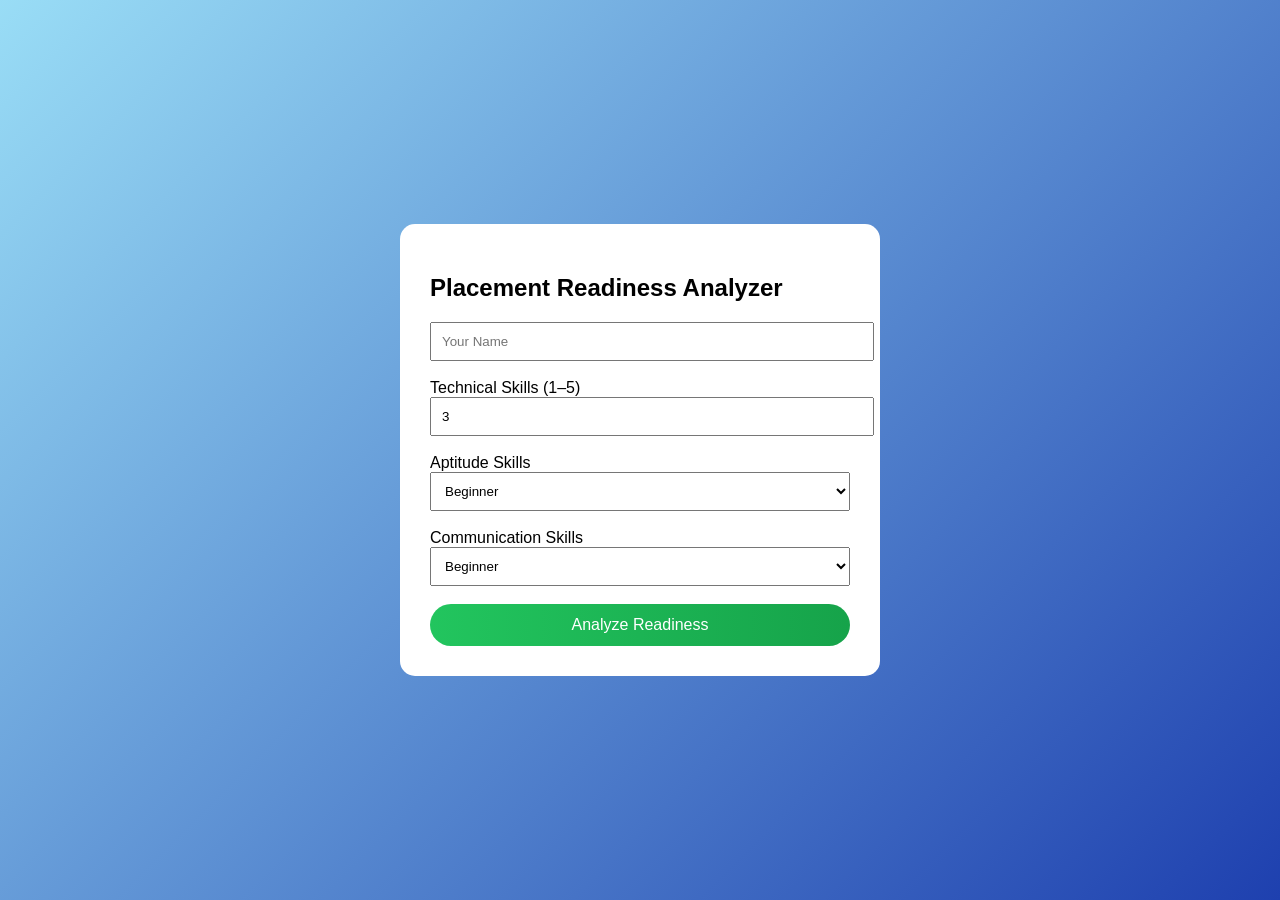
<file: frontend/index.html>
<!DOCTYPE html>
<html>
<head>
<title>Readiness Analyzer</title>

<style>
body{
    margin:0;
    min-height:100vh;
    display:flex;
    justify-content:center;
    align-items:center;
    background: linear-gradient(135deg,#25b6eb77,#1e40af);
    font-family: Arial;
}

.card{
    background:white;
    padding:30px;
    width:420px;
    border-radius:15px;
}

button{
    width:100%;
    padding:12px;
    border:none;
    border-radius:25px;
    background: linear-gradient(to right,#22c55e,#16a34a);
    color:white;
    font-size:16px;
}
</style>
</head>

<body>

<div class="card">
    <h2>Placement Readiness Analyzer</h2>

    <input id="name" placeholder="Your Name" style="width:100%;padding:10px"><br><br>

    <label>Technical Skills (1–5)</label>
    <input id="tech" type="number" min="1" max="5" value="3" style="width:100%;padding:10px"><br><br>

    <label>Aptitude Skills</label>
    <select id="apt" style="width:100%;padding:10px">
        <option>Beginner</option>
        <option>Intermediate</option>
        <option>Advanced</option>
    </select><br><br>

    <label>Communication Skills</label>
    <select id="comm" style="width:100%;padding:10px">
        <option>Beginner</option>
        <option>Intermediate</option>
        <option>Advanced</option>
    </select><br><br>

    <button onclick="analyze()">Analyze Readiness</button>
</div>

<script>
function analyze(){
    const name = document.getElementById("name").value;
    const tech = document.getElementById("tech").value;

    localStorage.setItem("name", name);
    localStorage.setItem("score", tech * 20);

    window.location.href = "result.html";
}
</script>
<script src="questions.js"></script>
<script src="script.js"></script>

</body>
</html>
</file>
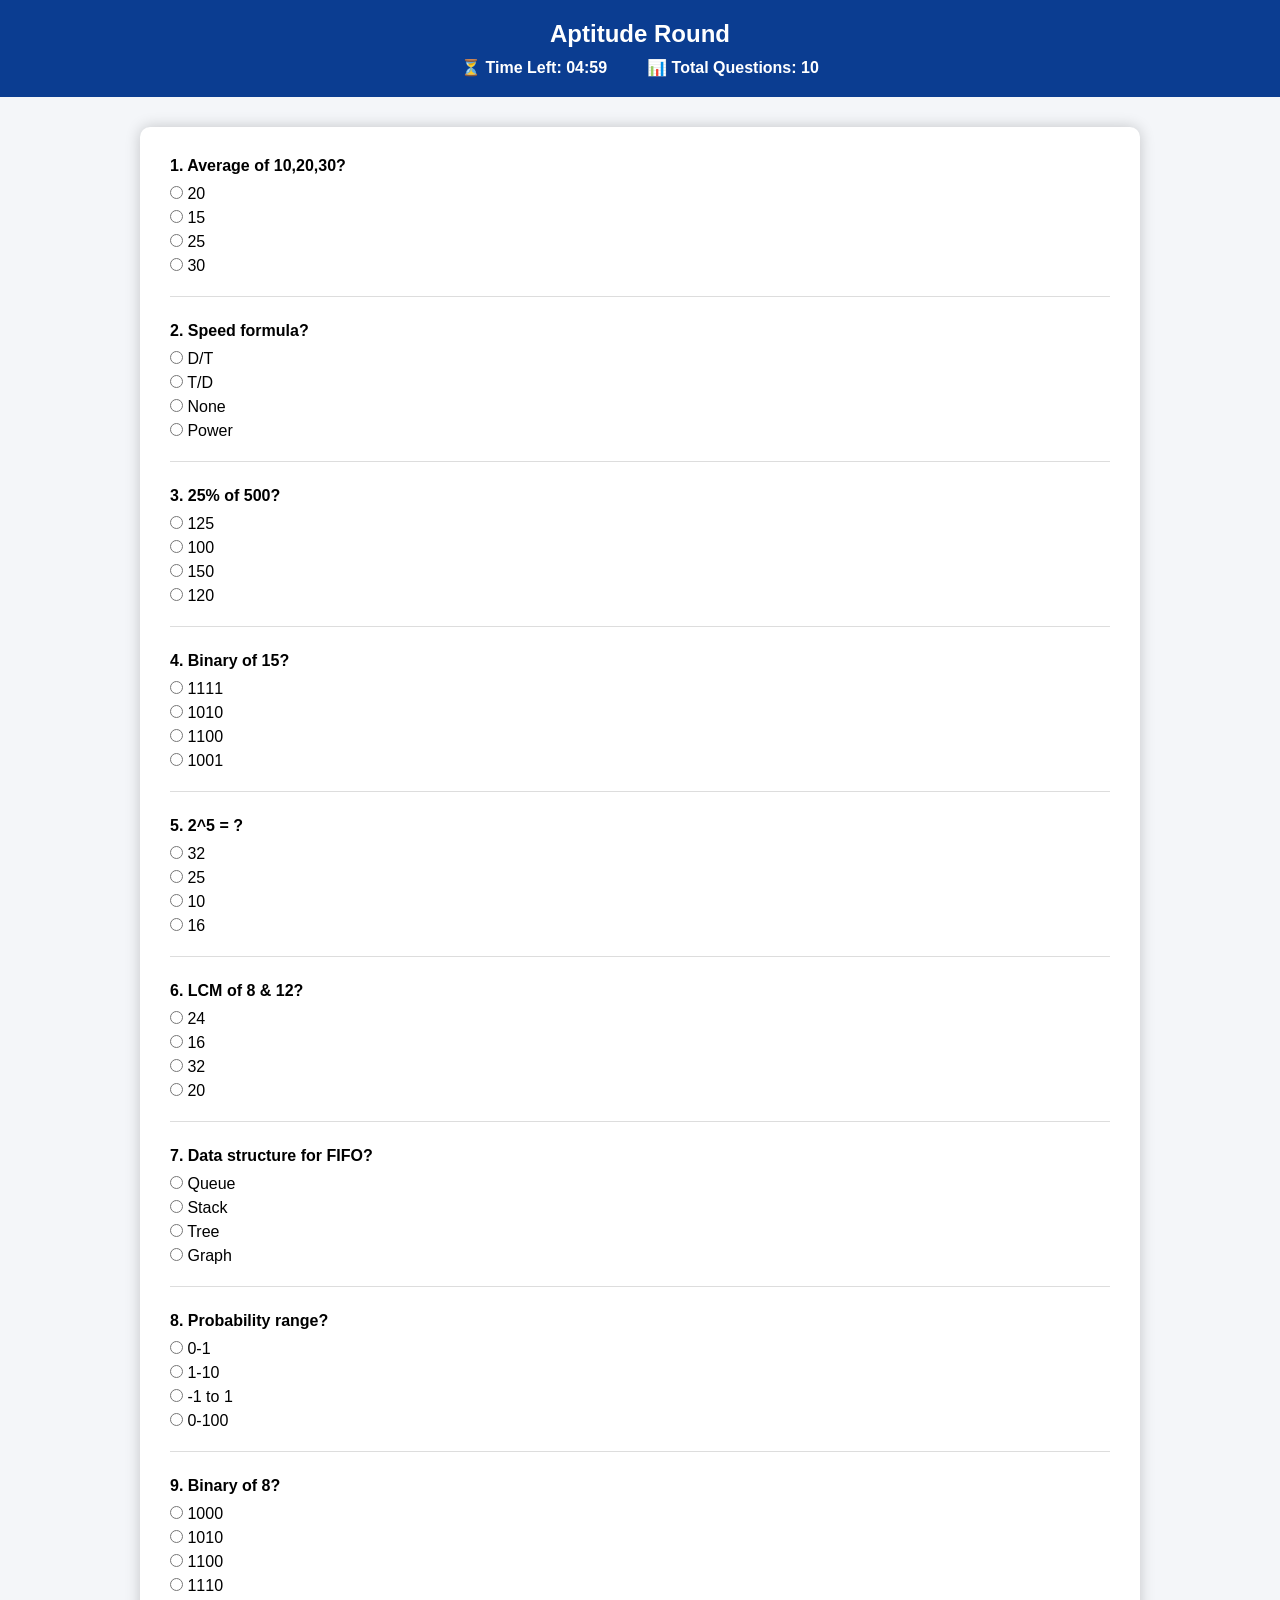
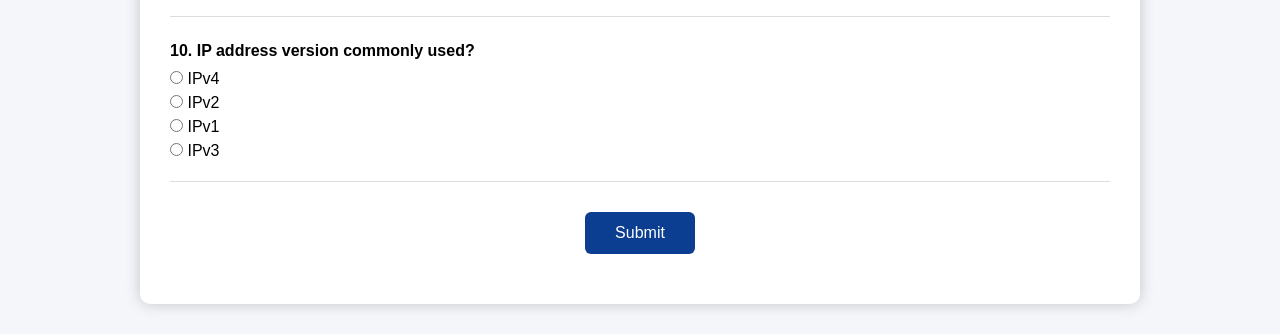
<file: frontend/aptitude.html>
<!DOCTYPE html>
<html>
<head>
<title>Aptitude Round</title>
<meta name="viewport" content="width=device-width, initial-scale=1.0">

<style>
*{
margin:0;
padding:0;
box-sizing:border-box;
font-family:Arial;
}

body{
background:#f4f6f9;
min-height:100vh;
display:flex;
flex-direction:column;
}

.header{
background:#0b3d91;
color:white;
padding:20px;
text-align:center;
}

.info{
margin-top:10px;
display:flex;
justify-content:center;
gap:40px;
font-weight:bold;
}

.main{
flex:1;
display:flex;
justify-content:center;
padding:30px 10px;
}

.container{
width:95%;
max-width:1000px;
background:white;
padding:30px;
border-radius:10px;
box-shadow:0 0 15px rgba(0,0,0,0.2);
}

.question-block{
margin-bottom:25px;
padding-bottom:15px;
border-bottom:1px solid #ddd;
}

.question-block p{
margin-bottom:10px;
font-weight:bold;
}

label{
display:block;
margin-bottom:6px;
cursor:pointer;
}

button{
display:block;
margin:30px auto 0;
background:#0b3d91;
color:white;
padding:12px 30px;
border:none;
border-radius:6px;
font-size:16px;
cursor:pointer;
transition:0.3s;
}

button:hover{
background:#062a63;
transform:scale(1.05);
}

.result{
margin-top:20px;
text-align:center;
font-size:18px;
font-weight:bold;
}
</style>
</head>

<body>

<div class="header">
<h2>Aptitude Round</h2>
<div class="info">
<div>⏳ Time Left: <span id="time">05:00</span></div>
<div>📊 Total Questions: 10</div>
</div>
</div>

<div class="main">
<div class="container">

<form id="quizForm"></form>

<button onclick="submitQuiz()">Submit</button>

<div id="result" class="result"></div>

</div>
</div>

<script>

/******** GET BRANCH ********/
let branch = localStorage.getItem("branch") || "CSE";

/******** QUESTION BANK ********/
let aptitudeBank = {

CSE:[
{q:"Binary of 15?", options:["1111","1010","1100","1001"], ans:0},
{q:"2^5 = ?", options:["32","25","10","16"], ans:0},
{q:"Data structure for FIFO?", options:["Queue","Stack","Tree","Graph"], ans:0},
{q:"IP address version commonly used?", options:["IPv4","IPv2","IPv1","IPv3"], ans:0},
{q:"Square of 14?", options:["196","144","188","200"], ans:0},
{q:"25% of 500?", options:["125","100","150","120"], ans:0},
{q:"LCM of 8 & 12?", options:["24","16","32","20"], ans:0},
{q:"Speed formula?", options:["D/T","T/D","None","Power"], ans:0},
{q:"Probability range?", options:["0-1","1-10","-1 to 1","0-100"], ans:0},
{q:"Average of 10,20,30?", options:["20","15","25","30"], ans:0},
{q:"Binary of 8?", options:["1000","1010","1100","1110"], ans:0}
],

ECE:[
{q:"Unit of Frequency?", options:["Hertz","Volt","Ohm","Ampere"], ans:0},
{q:"Binary of 12?", options:["1100","1010","1110","1001"], ans:0},
{q:"Square of 13?", options:["169","144","150","180"], ans:0},
{q:"If 4x=20,x=?", options:["5","4","10","2"], ans:0},
{q:"LCM of 5 & 10?", options:["10","5","15","20"], ans:0},
{q:"25% of 300?", options:["75","50","100","60"], ans:0},
{q:"Resistance unit?", options:["Ohm","Volt","Watt","Amp"], ans:0},
{q:"Cube of 5?", options:["125","25","100","150"], ans:0},
{q:"Probability range?", options:["0-1","1-5","0-10","-1"], ans:0},
{q:"Binary of 7?", options:["111","101","110","100"], ans:0},
{q:"SI formula?", options:["PTR/100","PRT","None","P+R"], ans:0}
],

EEE:[
{q:"Power formula?", options:["VI","IR","V/R","None"], ans:0},
{q:"Binary of 9?", options:["1001","1010","1100","1110"], ans:0},
{q:"Square of 11?", options:["121","111","110","101"], ans:0},
{q:"LCM of 6 & 9?", options:["18","12","15","9"], ans:0},
{q:"If 5x=25,x=?", options:["5","10","25","2"], ans:0},
{q:"Area of rectangle?", options:["l*b","l+b","2l","None"], ans:0},
{q:"Cube of 4?", options:["64","16","32","24"], ans:0},
{q:"25% of 400?", options:["100","50","80","120"], ans:0},
{q:"Probability range?", options:["0-1","None","1-5","-1"], ans:0},
{q:"Binary of 6?", options:["110","101","111","100"], ans:0},
{q:"SI formula?", options:["PTR/100","None","PRT","P+R"], ans:0}
],

MECH:[
{q:"Unit of Force?", options:["Newton","Joule","Watt","Volt"], ans:0},
{q:"Square of 15?", options:["225","200","250","240"], ans:0},
{q:"If 3x=18,x=?", options:["6","5","3","9"], ans:0},
{q:"LCM of 3 & 7?", options:["21","14","10","28"], ans:0},
{q:"25% of 600?", options:["150","120","180","200"], ans:0},
{q:"Cube of 6?", options:["216","36","180","250"], ans:0},
{q:"Speed formula?", options:["D/T","T/D","None","Power"], ans:0},
{q:"Binary of 5?", options:["101","100","110","111"], ans:0},
{q:"Probability range?", options:["0-1","0-10","-1","1-5"], ans:0},
{q:"Average of 5,10,15?", options:["10","15","8","12"], ans:0},
{q:"Square of 9?", options:["81","72","90","100"], ans:0}
],

CIVIL:[
{q:"Unit of Pressure?", options:["Pascal","Watt","Newton","Volt"], ans:0},
{q:"Square of 16?", options:["256","225","200","300"], ans:0},
{q:"If 8x=40,x=?", options:["5","4","6","8"], ans:0},
{q:"LCM of 9 & 12?", options:["36","18","24","48"], ans:0},
{q:"25% of 800?", options:["200","150","180","220"], ans:0},
{q:"Cube of 2?", options:["8","4","6","10"], ans:0},
{q:"Speed formula?", options:["D/T","T/D","None","Power"], ans:0},
{q:"Binary of 4?", options:["100","101","110","111"], ans:0},
{q:"Probability range?", options:["0-1","1-5","-1","0-10"], ans:0},
{q:"Average of 6,12,18?", options:["12","10","14","15"], ans:0},
{q:"Square of 5?", options:["25","20","30","15"], ans:0}
]

};

aptitudeBank.IT = aptitudeBank.CSE;
aptitudeBank.AIML = aptitudeBank.CSE;

/******** RANDOMIZE ********/
let questions = aptitudeBank[branch]
.sort(()=>0.5-Math.random())
.slice(0,10);

/******** LOAD ********/
let form = document.getElementById("quizForm");

questions.forEach((q,index)=>{
let block = document.createElement("div");
block.classList.add("question-block");

let html = `<p>${index+1}. ${q.q}</p>`;

q.options.forEach((opt,i)=>{
html += `
<label>
<input type="radio" name="q${index}" value="${i}">
${opt}
</label>`;
});

block.innerHTML = html;
form.appendChild(block);
});

/******** SUBMIT ********/
function submitQuiz(){

let score = 0;

questions.forEach((q,index)=>{
let selected = document.querySelector(`input[name="q${index}"]:checked`);
if(selected && parseInt(selected.value) === q.ans){
score++;
}
});

document.getElementById("result").innerHTML = 
"Aptitude Score: " + score + " / 10";

// Save score
localStorage.setItem("aptitudeScore", score);

// Move automatically
goToNextRound();
}
function goToNextRound(){
setTimeout(()=>{
window.location.href = "technical.html"; // or hr.html if aptitude is second
},2000);
}

/******** TIMER ********/
let totalTime = 300; // 5 minutes

let timer = setInterval(() => {

totalTime--;

let m = Math.floor(totalTime / 60);
let s = totalTime % 60;

let timeDisplay = document.getElementById("time");

timeDisplay.innerText =
(m<10?"0":"")+m+":"+(s<10?"0":"")+s;


// 🔴 Turn RED when 1 minute left
if(totalTime <= 60){
timeDisplay.style.color = "red";
timeDisplay.style.fontWeight = "bold";
}


// ⚠ Warning popup at 30 seconds
if(totalTime === 30){
alert("⚠ Only 30 seconds left!");
}


// ⏳ Time Up
if(totalTime <= 0){
clearInterval(timer);
submitQuiz();
alert("Time Up! Moving to next round...");
goToNextRound();
}

},1000);
// Disable back button
history.pushState(null, null, location.href);
window.onpopstate = function () {
history.go(1);
};

// Warn before refresh
window.onbeforeunload = function(){
return "You cannot refresh during the test!";
};

</script>
</body>
</html>
</file>
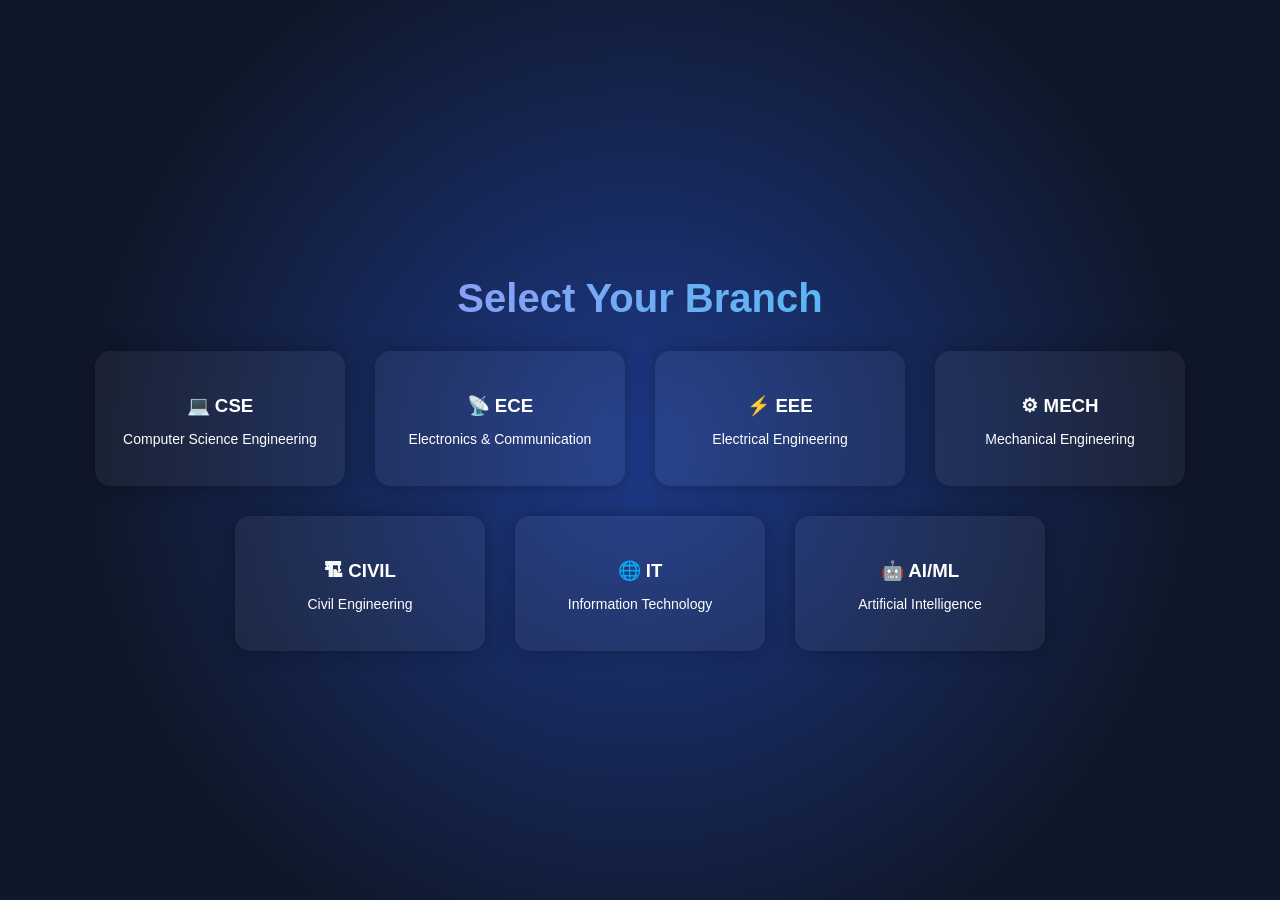
<file: frontend/branch.html>
<!DOCTYPE html>
<html>
<head>
<title>Select Branch</title>

<style>

body {
    margin: 0;
    font-family: 'Segoe UI', sans-serif;
    height: 100vh;
    display: flex;
    justify-content: center;
    align-items: center;
    background: radial-gradient(circle at center, #1e3a8a 0%, #0f172a 70%);
}

/* MAIN BOX */
.container {
    text-align: center;
}

h1 {
    background: linear-gradient(90deg, #c084fc, #22d3ee);
    color: transparent;
    background-clip: text;
    -webkit-background-clip: text;
    font-size: 40px;
    margin-bottom: 30px;
}

/* CARD AREA */
.card-area {
    display: flex;
    gap: 30px;
    flex-wrap: wrap;
    justify-content: center;
}

/* BRANCH CARD */
.card {
    width: 200px;
    padding: 25px;
    border-radius: 15px;
    background: rgba(255,255,255,0.05);
    backdrop-filter: blur(10px);
    cursor: pointer;
    transition: 0.3s;
    color: white;
    box-shadow: 0 0 20px rgba(0,0,0,0.3);
}

.card:hover {
    transform: translateY(-5px) scale(1.05);
    background: linear-gradient(135deg, #c084fc, #22d3ee);
    color: black;
}

/* TITLE */
.card h3 {
    margin-bottom: 10px;
}

/* DESC */
.card p {
    font-size: 14px;
}

</style>
</head>

<body>

<div class="container">

<h1>Select Your Branch</h1>

<div class="card-area">

<div class="card" onclick="selectBranch('CSE')">
<h3>💻 CSE</h3>
<p>Computer Science Engineering</p>
</div>

<div class="card" onclick="selectBranch('ECE')">
<h3>📡 ECE</h3>
<p>Electronics & Communication</p>
</div>

<div class="card" onclick="selectBranch('EEE')">
<h3>⚡ EEE</h3>
<p>Electrical Engineering</p>
</div>

<div class="card" onclick="selectBranch('MECH')">
<h3>⚙ MECH</h3>
<p>Mechanical Engineering</p>
</div>

<div class="card" onclick="selectBranch('CIVIL')">
<h3>🏗 CIVIL</h3>
<p>Civil Engineering</p>
</div>

<div class="card" onclick="selectBranch('IT')">
<h3>🌐 IT</h3>
<p>Information Technology</p>
</div>

<div class="card" onclick="selectBranch('AIML')">
<h3>🤖 AI/ML</h3>
<p>Artificial Intelligence</p>
</div>

</div>
<script>

function selectBranch(selectedBranch){

    // Save branch
    let branch = localStorage.getItem("branch").toUpperCase();
    // Go to dashboard
    window.location.href = "dashboard.html";

}

</script>
</file>
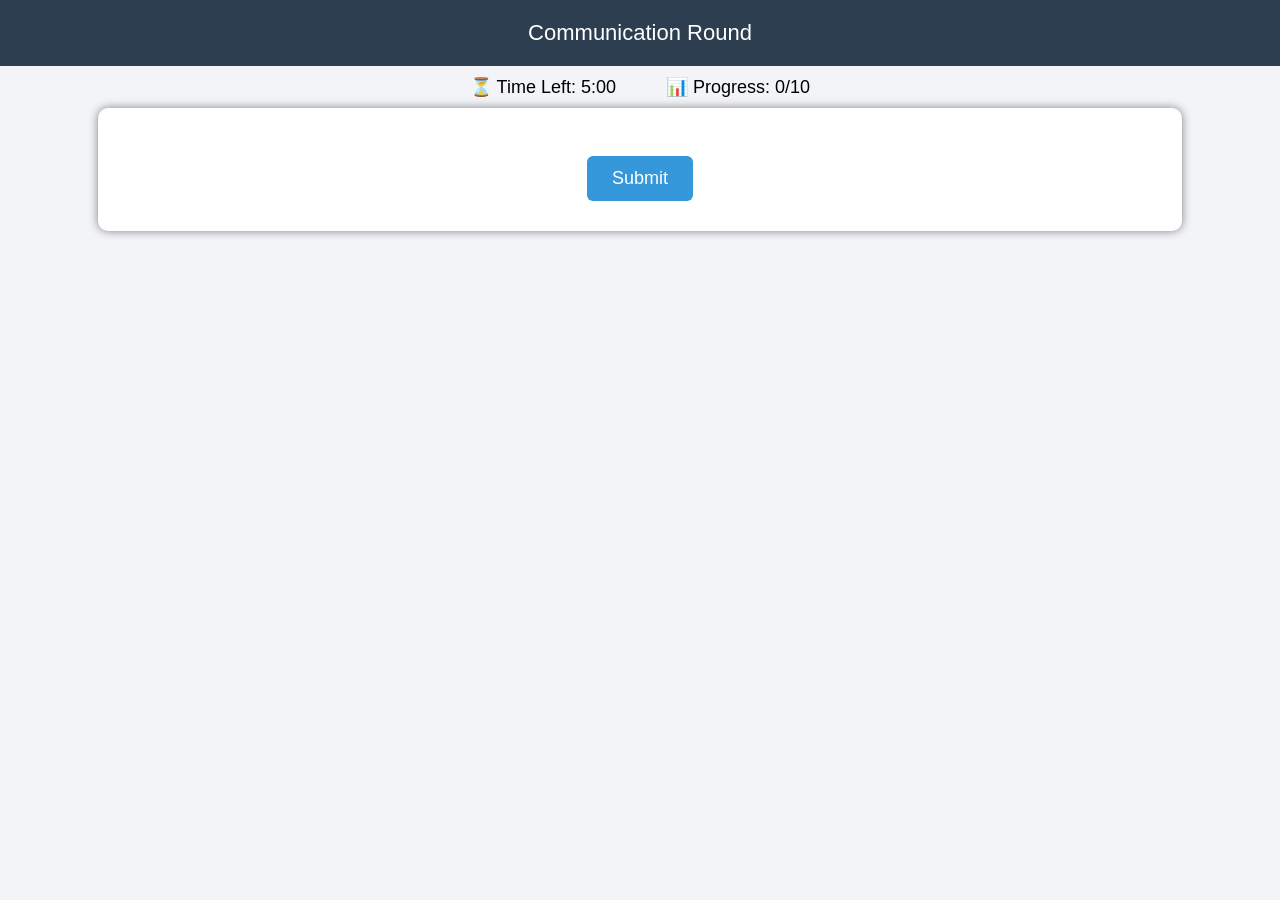
<file: frontend/communication.html>
<!DOCTYPE html>
<html>
<head>
<title>Communication Round</title>

<style>

body{
font-family: Arial;
background:#f2f4f8;
margin:0;
}

.header{
background:#2c3e50;
color:white;
padding:20px;
text-align:center;
font-size:22px;
}

.info{
display:flex;
justify-content:center;
gap:50px;
padding:10px;
font-size:18px;
}

.container{
width:80%;
margin:auto;
background:white;
padding:30px;
border-radius:10px;
box-shadow:0px 0px 10px gray;
}

.question{
margin-bottom:25px;
}

button{
padding:12px 25px;
font-size:18px;
background:#3498db;
color:white;
border:none;
border-radius:6px;
cursor:pointer;
}

button:hover{
background:#2980b9;
}

.red{
color:red;
font-weight:bold;
}

</style>
</head>

<body>

<div class="header">
Communication Round
</div>

<div class="info">
<div>⏳ Time Left: <span id="timer">05:00</span></div>
<div>📊 Progress: <span id="progress">0/10</span></div>
</div>

<div class="container">

<form id="quizForm"></form>

<center>
<br>
<button onclick="submitQuiz()">Submit</button>
</center>

</div>

<script>

// TIMER
let time = 300;

let timer = setInterval(function(){

let minutes = Math.floor(time/60);
let seconds = time%60;

document.getElementById("timer").innerText =
minutes + ":" + (seconds<10?"0":"") + seconds;

if(time==60){
document.getElementById("timer").classList.add("red");
}

if(time==30){
alert("⚠ Only 30 seconds left!");
}

time--;

if(time<0){
clearInterval(timer);
submitQuiz();
}

},1000);


// GET BRANCH
let branch = localStorage.getItem("branch");


// QUESTION BANK
let bank = {

CSE:[
{q:"Choose correct sentence",opt:["She go to college","She goes to college","She going college","She gone college"],ans:1},
{q:"Synonym of Happy",opt:["Sad","Joyful","Angry","Tired"],ans:1},
{q:"Opposite of Success",opt:["Failure","Victory","Goal","Result"],ans:0},
{q:"Correct spelling",opt:["Recieve","Receive","Receve","Recive"],ans:1},
{q:"He ___ playing football",opt:["is","are","were","am"],ans:0},
{q:"Plural of Child",opt:["Childs","Children","Childrens","Child"],ans:1},
{q:"Synonym of Fast",opt:["Quick","Slow","Lazy","Weak"],ans:0},
{q:"Opposite of Big",opt:["Small","Huge","Large","Tall"],ans:0},
{q:"Choose polite word",opt:["Give me water","Please give me water","Water now","Bring water"],ans:1},
{q:"Fill blank: I ___ a student",opt:["is","are","am","be"],ans:2},
{q:"Correct tense: She ___ yesterday",opt:["comes","came","coming","come"],ans:1},
{q:"Synonym of Smart",opt:["Intelligent","Dull","Lazy","Slow"],ans:0}
],

EEE:[
{q:"Synonym of Begin",opt:["Start","Stop","Close","Finish"],ans:0},
{q:"Opposite of Light",opt:["Heavy","Bright","Dark","Shine"],ans:2},
{q:"Correct sentence",opt:["He go home","He goes home","He going home","He gone home"],ans:1},
{q:"Plural of Mouse",opt:["Mouses","Mice","Mouse","Mices"],ans:1},
{q:"Fill blank: They ___ playing",opt:["is","are","am","be"],ans:1},
{q:"Synonym of Easy",opt:["Simple","Hard","Tough","Difficult"],ans:0},
{q:"Opposite of Strong",opt:["Weak","Power","Force","Energy"],ans:0},
{q:"Correct spelling",opt:["Beautifull","Beautiful","Beutiful","Beautifull"],ans:1},
{q:"Fill blank: She ___ reading",opt:["is","are","am","be"],ans:0},
{q:"Opposite of Early",opt:["Late","Soon","Quick","Fast"],ans:0},
{q:"Synonym of Happy",opt:["Joyful","Sad","Cry","Anger"],ans:0},
{q:"Correct word",opt:["Thier","Their","Ther","Thare"],ans:1}
],

ECE:[
{q:"Synonym of Speak",opt:["Talk","Run","Walk","Jump"],ans:0},
{q:"Opposite of Clean",opt:["Dirty","Clear","Pure","Fresh"],ans:0},
{q:"Correct spelling",opt:["Adress","Address","Adres","Addres"],ans:1},
{q:"Plural of Man",opt:["Mans","Men","Man","Mens"],ans:1},
{q:"Fill blank: I ___ happy",opt:["is","are","am","be"],ans:2},
{q:"Synonym of Big",opt:["Large","Small","Tiny","Little"],ans:0},
{q:"Opposite of Up",opt:["Down","Top","High","Tall"],ans:0},
{q:"Correct sentence",opt:["They plays","They play","They playing","They playeded"],ans:1},
{q:"Synonym of Start",opt:["Begin","Stop","Close","End"],ans:0},
{q:"Opposite of Hot",opt:["Cold","Warm","Heat","Fire"],ans:0},
{q:"Correct word",opt:["Frend","Friend","Frind","Freind"],ans:1},
{q:"Fill blank: She ___ a teacher",opt:["is","are","am","be"],ans:0}
],

MECH:[
{q:"Synonym of Quick",opt:["Fast","Slow","Lazy","Late"],ans:0},
{q:"Opposite of Good",opt:["Bad","Nice","Fine","Best"],ans:0},
{q:"Correct spelling",opt:["Enviroment","Environment","Environmant","Enviromentt"],ans:1},
{q:"Plural of Foot",opt:["Foots","Feet","Feets","Foot"],ans:1},
{q:"Fill blank: He ___ working",opt:["is","are","am","be"],ans:0},
{q:"Synonym of Small",opt:["Tiny","Huge","Large","Big"],ans:0},
{q:"Opposite of Happy",opt:["Sad","Joy","Smile","Laugh"],ans:0},
{q:"Correct sentence",opt:["She have book","She has book","She having book","She hading book"],ans:1},
{q:"Synonym of Strong",opt:["Powerful","Weak","Soft","Low"],ans:0},
{q:"Opposite of Full",opt:["Empty","Complete","Total","Fill"],ans:0},
{q:"Correct word",opt:["Langauge","Language","Langage","Languae"],ans:1},
{q:"Fill blank: They ___ students",opt:["is","are","am","be"],ans:1}
],

CIVIL:[
{q:"Synonym of Build",opt:["Construct","Destroy","Break","Crash"],ans:0},
{q:"Opposite of Hard",opt:["Soft","Tough","Strong","Solid"],ans:0},
{q:"Correct spelling",opt:["Succes","Success","Sucses","Succes"],ans:1},
{q:"Plural of Woman",opt:["Women","Womans","Woman","Womens"],ans:0},
{q:"Fill blank: She ___ singing",opt:["is","are","am","be"],ans:0},
{q:"Synonym of Start",opt:["Begin","End","Close","Stop"],ans:0},
{q:"Opposite of High",opt:["Low","Tall","Top","Peak"],ans:0},
{q:"Correct sentence",opt:["He eat food","He eats food","He eating food","He eaten food"],ans:1},
{q:"Synonym of Safe",opt:["Secure","Risk","Danger","Threat"],ans:0},
{q:"Opposite of Open",opt:["Close","Wide","Large","Clear"],ans:0},
{q:"Correct word",opt:["Peopel","People","Peopl","Peoples"],ans:1},
{q:"Fill blank: I ___ ready",opt:["is","are","am","be"],ans:2}
],

IT:[
{q:"Synonym of Connect",opt:["Link","Break","Cut","Stop"],ans:0},
{q:"Opposite of True",opt:["False","Right","Correct","Yes"],ans:0},
{q:"Correct spelling",opt:["Definately","Definitely","Definatly","Definetly"],ans:1},
{q:"Plural of Person",opt:["Persons","People","Person","Peoples"],ans:1},
{q:"Fill blank: He ___ coding",opt:["is","are","am","be"],ans:0},
{q:"Synonym of Create",opt:["Build","Destroy","Delete","Erase"],ans:0},
{q:"Opposite of Online",opt:["Offline","Connected","Linked","Active"],ans:0},
{q:"Correct sentence",opt:["They writes code","They write code","They writing code","They writed code"],ans:1},
{q:"Synonym of Help",opt:["Assist","Ignore","Avoid","Leave"],ans:0},
{q:"Opposite of Accept",opt:["Reject","Approve","Agree","Allow"],ans:0},
{q:"Correct word",opt:["Comming","Coming","Comng","Comeing"],ans:1},
{q:"Fill blank: We ___ learning",opt:["is","are","am","be"],ans:1}
],

AIML:[
{q:"Synonym of Learn",opt:["Study","Forget","Ignore","Leave"],ans:0},
{q:"Opposite of Smart",opt:["Dull","Bright","Sharp","Wise"],ans:0},
{q:"Correct spelling",opt:["Inteligence","Intelligence","Intelligance","Intellgence"],ans:1},
{q:"Plural of Analysis",opt:["Analysises","Analyses","Analysis","Analys"],ans:1},
{q:"Fill blank: AI ___ powerful",opt:["is","are","am","be"],ans:0},
{q:"Synonym of Predict",opt:["Forecast","Forget","Delete","Remove"],ans:0},
{q:"Opposite of Increase",opt:["Decrease","Grow","Rise","Expand"],ans:0},
{q:"Correct sentence",opt:["Model learn data","Model learns data","Model learning data","Model learned data"],ans:1},
{q:"Synonym of Data",opt:["Information","Noise","Error","Bug"],ans:0},
{q:"Opposite of Complex",opt:["Simple","Hard","Difficult","Tough"],ans:0},
{q:"Correct word",opt:["Algoritham","Algorithm","Algorithem","Algoritem"],ans:1},
{q:"Fill blank: ML ___ improving",opt:["is","are","am","be"],ans:0}
]

};


// SHUFFLE
function shuffle(arr){
for(let i=arr.length-1;i>0;i--){
let j=Math.floor(Math.random()*(i+1));
[arr[i],arr[j]]=[arr[j],arr[i]];
}
return arr;
}


// RANDOM 10 QUESTIONS
let questions = shuffle(bank[branch]).slice(0,10);

let form = document.getElementById("quizForm");

questions.forEach((q,i)=>{

let shuffledOptions = shuffle([...q.opt]);
let correctIndex = shuffledOptions.indexOf(q.opt[q.ans]);

form.innerHTML += `
<div class="question">
<b>${i+1}. ${q.q}</b><br>
<input type="radio" name="q${i}" value="0"> ${shuffledOptions[0]}<br>
<input type="radio" name="q${i}" value="1"> ${shuffledOptions[1]}<br>
<input type="radio" name="q${i}" value="2"> ${shuffledOptions[2]}<br>
<input type="radio" name="q${i}" value="3"> ${shuffledOptions[3]}<br>
</div>
`;

q.correct = correctIndex;

});


// PROGRESS
document.addEventListener("change",()=>{
let answered =
document.querySelectorAll("input[type=radio]:checked").length;

document.getElementById("progress").innerText =
answered + "/10";
});


// SUBMIT
function submitQuiz(){

let score=0;

questions.forEach((q,i)=>{
let ans=document.querySelector('input[name="q'+i+'"]:checked');
if(ans && parseInt(ans.value)===q.correct){
score++;
}
});

localStorage.setItem("communicationScore",score);

window.location.href="result.html";

}

</script>
<script>

// ================= TIMER =================

let time = 300; // 5 minutes

let timer = setInterval(function(){

let m = Math.floor(time/60);
let s = time % 60;

document.getElementById("timer").innerText =
m + ":" + (s<10 ? "0" : "") + s;


// 🔴 RED when 1 minute left
if(time <= 60){
document.getElementById("timer").style.color = "red";
}


// ⚠ WARNING at 30 seconds
if(time == 30){
alert("⚠ Only 30 seconds left!");
}

time--;


// ⏳ AUTO SUBMIT
if(time < 0){
clearInterval(timer);
submitQuiz();
}

},1000);


// ================= DISABLE BACK =================

history.pushState(null,null,location.href);
window.onpopstate=function(){
history.go(1);
};


// ================= DISABLE REFRESH =================

document.addEventListener("keydown",function(e){

// F5
if(e.keyCode == 116){
e.preventDefault();
}

// Ctrl + R
if(e.ctrlKey && e.keyCode == 82){
e.preventDefault();
}

});


// ================= SUBMIT FUNCTION =================

function submitQuiz(){

let score = 0;

questions.forEach((q,i)=>{

let ans = document.querySelector('input[name="q'+i+'"]:checked');

if(ans && parseInt(ans.value) === q.correct){
score++;
}

});


// STORE SCORE
localStorage.setItem("communicationScore",score); // change for reasoning


// 🚀 AUTO MOVE TO NEXT ROUND

window.location.href = "result.html";

}

</script>

</body>
</html>
</file>
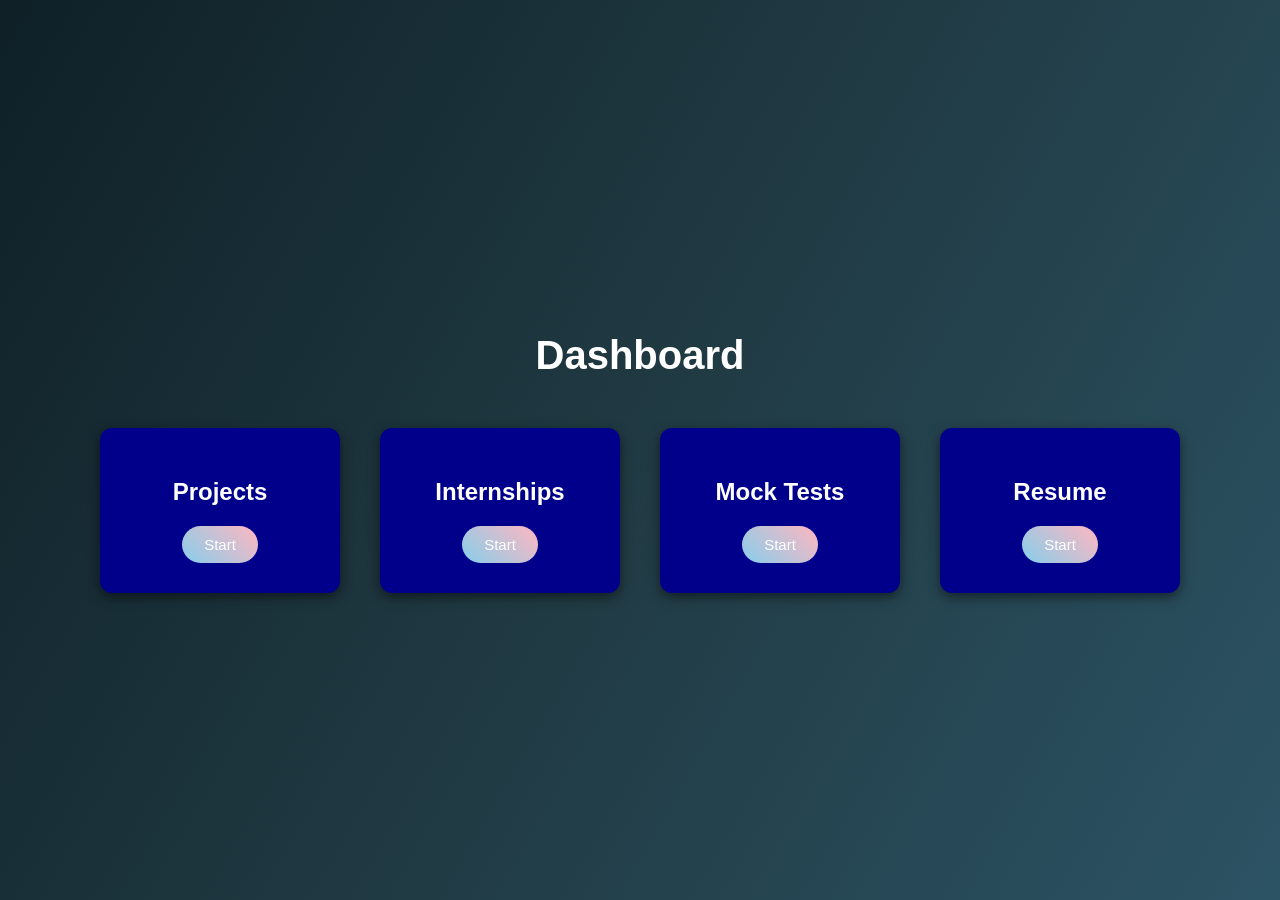
<file: frontend/dashboard.html>
<!DOCTYPE html>
<html>
<head>

<title>Dashboard</title>

<style>

body{
font-family:Arial;
margin:0;
background:linear-gradient(120deg,#0f2027,#203a43,#2c5364);
color:white;
text-align:center;
height:100vh;
display:flex;
flex-direction:column;
justify-content:center;
align-items:center;
}

h1{
font-size:40px;
margin-bottom:50px;
}

/* One line boxes */

.container{
display:flex;
gap:40px;
}

/* Dark Navy Blue Boxes */

.card{
background:#00008B;
padding:30px;
border-radius:12px;
width:180px;
box-shadow:0 4px 12px rgba(0,0,0,0.5);
}

.card h2{
margin-bottom:20px;
color:white;
}

/* Shining Button */

.shine-btn{

background:linear-gradient(45deg,#87CEEB,#FFB6C1);
border:none;
color:white;
padding:10px 22px;
border-radius:25px;
font-size:15px;
cursor:pointer;
animation:shine 2s infinite;

}

@keyframes shine{

0%{box-shadow:0 0 6px #87CEEB;}

50%{box-shadow:0 0 22px #FFB6C1;}

100%{box-shadow:0 0 6px #87CEEB;}

}

</style>

</head>

<body>

<h1>Dashboard</h1>

<div class="container">

<!-- Projects -->

<div class="card">

<h2>Projects</h2>

<button class="shine-btn"
onclick="window.location.href='project.html'">

Start

</button>

</div>

<!-- Internships -->

<div class="card">

<h2>Internships</h2>

<button class="shine-btn"
onclick="window.location.href='internship.html'">

Start

</button>

</div>

<!-- Mock Tests -->

<div class="card">

<h2>Mock Tests</h2>

<button class="shine-btn"
onclick="window.location.href='mocktests.html'">

Start

</button>

</div>

<!-- Resume -->

<div class="card">

<h2>Resume</h2>

<button class="shine-btn"
onclick="window.location.href='resume.html'">

Start

</button>

</div>

</div>

</body>
</html>
</file>
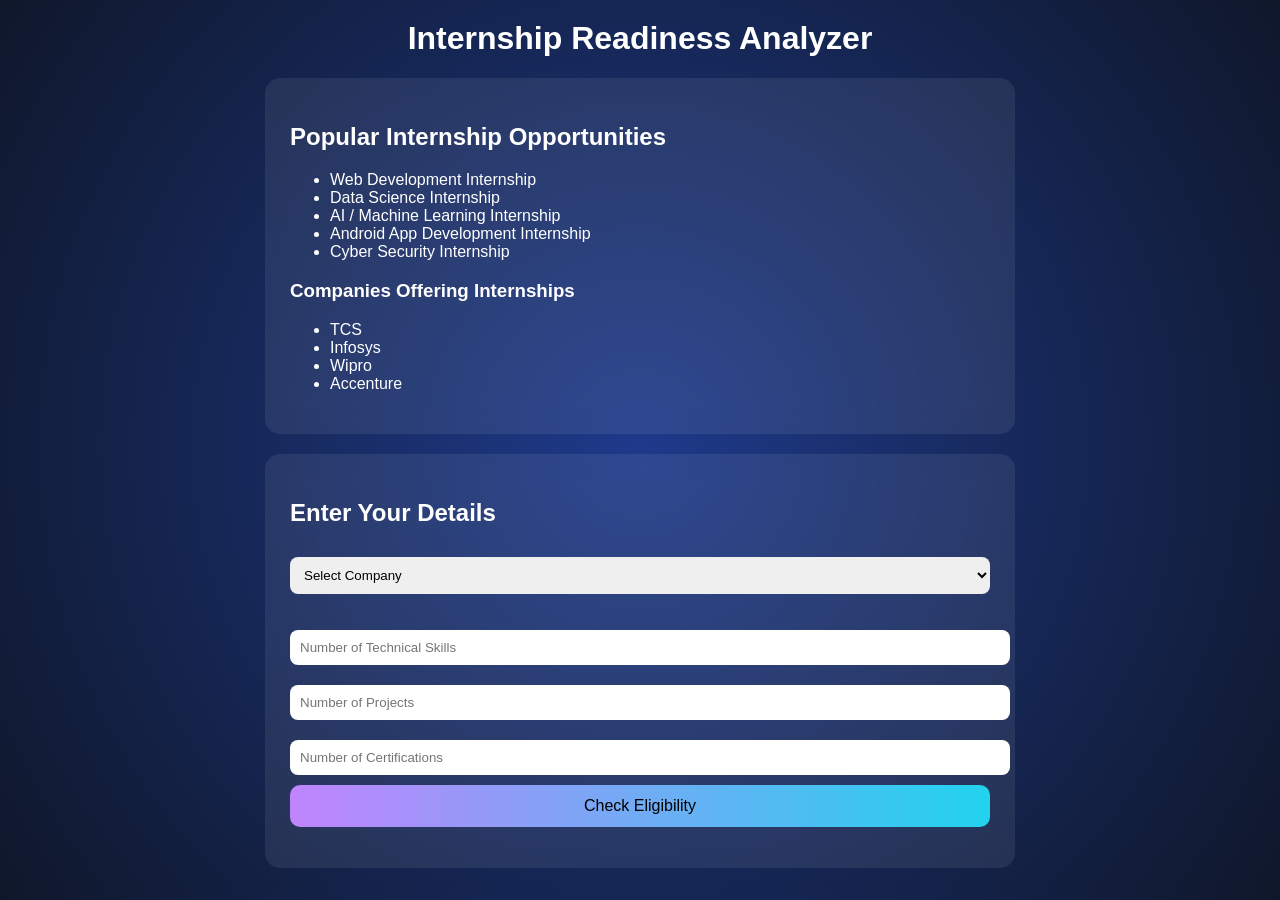
<file: frontend/internship.html>
<!DOCTYPE html>
<html>
<head>
<title>Internship Readiness Analyzer</title>

<style>

body {
    margin: 0;
    font-family: 'Segoe UI', sans-serif;
    background: radial-gradient(circle at center, #1e3a8a, #0f172a);
    color: white;
}

/* MAIN TITLE */
h1 {
    text-align: center;
    margin-top: 20px;
}

/* CARD */
.card {
    width: 80%;
    max-width: 700px;
    margin: 20px auto;
    padding: 25px;
    border-radius: 15px;
    background: rgba(255,255,255,0.08);
    backdrop-filter: blur(10px);
}

/* INPUTS */
input, select {
    width: 100%;
    padding: 10px;
    margin: 10px 0;
    border-radius: 8px;
    border: none;
}

/* BUTTON */
button {
    padding: 12px;
    width: 100%;
    border: none;
    border-radius: 10px;
    background: linear-gradient(90deg,#c084fc,#22d3ee);
    font-size: 16px;
    cursor: pointer;
}

/* RESULT */
#result {
    margin-top: 15px;
    white-space: pre-line;
    font-weight: bold;
}

</style>
</head>

<body>

<h1>Internship Readiness Analyzer</h1>

<!-- POPULAR INTERNSHIPS -->
<div class="card">
<h2>Popular Internship Opportunities</h2>
<ul>
<li>Web Development Internship</li>
<li>Data Science Internship</li>
<li>AI / Machine Learning Internship</li>
<li>Android App Development Internship</li>
<li>Cyber Security Internship</li>
</ul>

<h3>Companies Offering Internships</h3>
<ul>
<li>TCS</li>
<li>Infosys</li>
<li>Wipro</li>
<li>Accenture</li>
</ul>
</div>

<!-- USER INPUT -->
<div class="card">

<h2>Enter Your Details</h2>

<select id="company" onchange="showSkills()">
<option value="">Select Company</option>
<option value="TCS">TCS</option>
<option value="Infosys">Infosys</option>
<option value="Wipro">Wipro</option>
<option value="Accenture">Accenture</option>
</select>

<p id="requiredSkills"></p>

<input type="number" id="skills" placeholder="Number of Technical Skills">
<input type="number" id="projects" placeholder="Number of Projects">
<input type="number" id="certifications" placeholder="Number of Certifications">

<button onclick="checkInternship()">Check Eligibility</button>

<p id="result"></p>

</div>

<script>

// Company Requirements
const requirements = {
    TCS: {
        skills: "C, Java, SQL, Basic Aptitude",
        min: { skills: 3, projects: 2, certifications: 1 }
    },
    Infosys: {
        skills: "Java, Python, DBMS, Data Structures",
        min: { skills: 4, projects: 2, certifications: 2 }
    },
    Wipro: {
        skills: "Java, Web Development, Aptitude",
        min: { skills: 3, projects: 1, certifications: 1 }
    },
    Accenture: {
        skills: "Full Stack, Cloud, Aptitude, Communication",
        min: { skills: 5, projects: 3, certifications: 2 }
    }
};

// Show required skills when company selected
function showSkills() {
    const company = document.getElementById("company").value;

    if (company) {
        document.getElementById("requiredSkills").innerText =
            "Required Skills: " + requirements[company].skills;
    } else {
        document.getElementById("requiredSkills").innerText = "";
    }
}

// Check eligibility
function checkInternship() {

    const company = document.getElementById("company").value;
    const skills = parseInt(document.getElementById("skills").value);
    const projects = parseInt(document.getElementById("projects").value);
    const certifications = parseInt(document.getElementById("certifications").value);

    if (!company || !skills || !projects || !certifications) {
        alert("Please fill all details!");
        return;
    }

    const req = requirements[company].min;

    let result = "";

    if (
        skills >= req.skills &&
        projects >= req.projects &&
        certifications >= req.certifications
    ) {
        result = "✅ You are eligible for " + company;
    } else {
        result = "❌ Not eligible for " + company + "\nImprove:\n";

        if (skills < req.skills)
            result += "- Increase Skills\n";

        if (projects < req.projects)
            result += "- Do more Projects\n";

        if (certifications < req.certifications)
            result += "- Add Certifications\n";
    }

    document.getElementById("result").innerText = result;
}

</script>

</body>
</html>
</file>
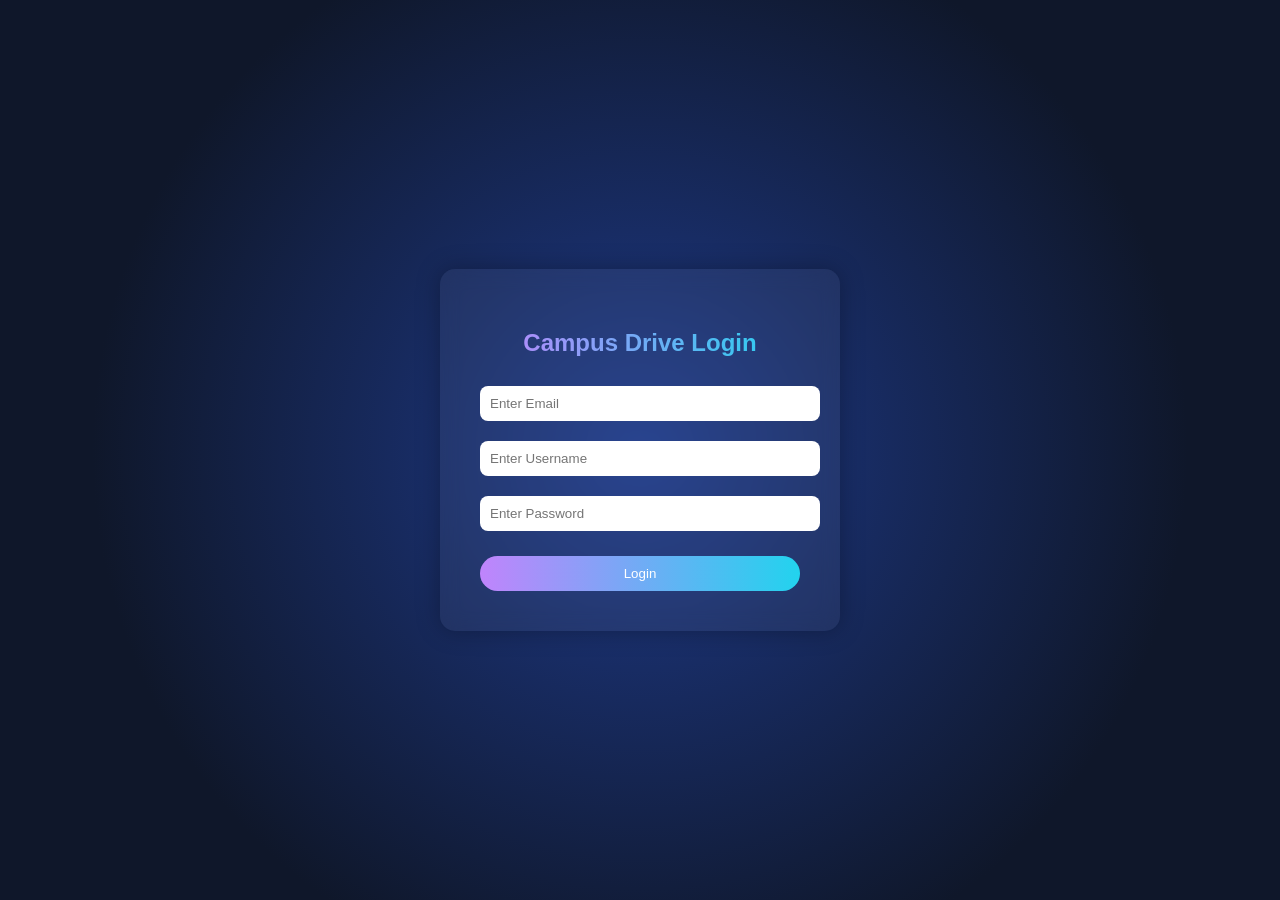
<file: frontend/login.html>
<!DOCTYPE html>
<html>
<head>
<title>Login - Campus Drive</title>
<style>

body {
    margin: 0;
    font-family: 'Segoe UI', sans-serif;
    height: 100vh;
    display: flex;
    justify-content: center;
    align-items: center;
    background: radial-gradient(circle at center, #1e3a8a 0%, #0f172a 70%);
}

/* LOGIN BOX */
.login-box {
    background: rgba(255,255,255,0.05);
    padding: 40px;
    border-radius: 15px;
    text-align: center;
    backdrop-filter: blur(10px);
    box-shadow: 0 0 25px rgba(0,0,0,0.3);
    width: 320px;
}



/* SHINING TITLE */
.shine {
    background: linear-gradient(90deg, #c084fc, #22d3ee, #c084fc);
    background-size: 200% auto;
    color: transparent;
    background-clip: text;
    -webkit-background-clip: text;
    animation: shineMove 3s linear infinite;
}

@keyframes shineMove {
    0% { background-position: 0% center; }
    100% { background-position: 200% center; }
}

/* INPUTS */
input {
    width: 100%;
    padding: 10px;
    margin: 10px 0;
    border-radius: 8px;
    border: none;
    outline: none;
}

/* BUTTON */
button {
    width: 100%;
    padding: 10px;
    border: none;
    border-radius: 25px;
    margin-top: 15px;
    color: white;
    background: linear-gradient(to right, #c084fc, #22d3ee);
    cursor: pointer;
    transition: 0.3s;
}

button:hover {
    transform: scale(1.05);
    box-shadow: 0 0 15px #22d3ee;
}

</style>
</head>

<body>

<div class="login-box">

<h2 class="shine">Campus Drive Login</h2>

<input type="email" placeholder="Enter Email" id="email">
<input type="text" placeholder="Enter Username" id="username">
<input type="password" placeholder="Enter Password" id="password">

<button onclick="goBranch()">Login</button>

</div>

<script>
function goBranch(){

    let email = document.getElementById("email").value;
    let username = document.getElementById("username").value;

    if(email === "" || username === ""){
        alert("Please fill all details");
        return;
    }

    localStorage.setItem("email", email);
    localStorage.setItem("username", username);

    // Go to Branch Selection Page
    window.location.href = "branch.html";
}
</script>
<script>

function loginUser(){

let email = document.getElementById("email").value;
let password = document.getElementById("password").value;

fetch("http://localhost:5000/login",{

method:"POST",

headers:{
"Content-Type":"application/json"
},

body: JSON.stringify({
email: email,
password: password
})

})

.then(response => response.text())

.then(data => {

alert(data);

if(data === "Login Successful"){
window.location.href = "branch.html";
}

});

}

</script>
<script>

async function login(){

const email = document.getElementById("email").value;
const password = document.getElementById("password").value;

const res = await fetch("http://localhost:5000/api/auth/login", {

method:"POST",
headers:{
"Content-Type":"application/json"
},

body: JSON.stringify({
email,
password
})

});

const data = await res.json();

alert(data.message);

}

</script>
</body>
</html>
</file>
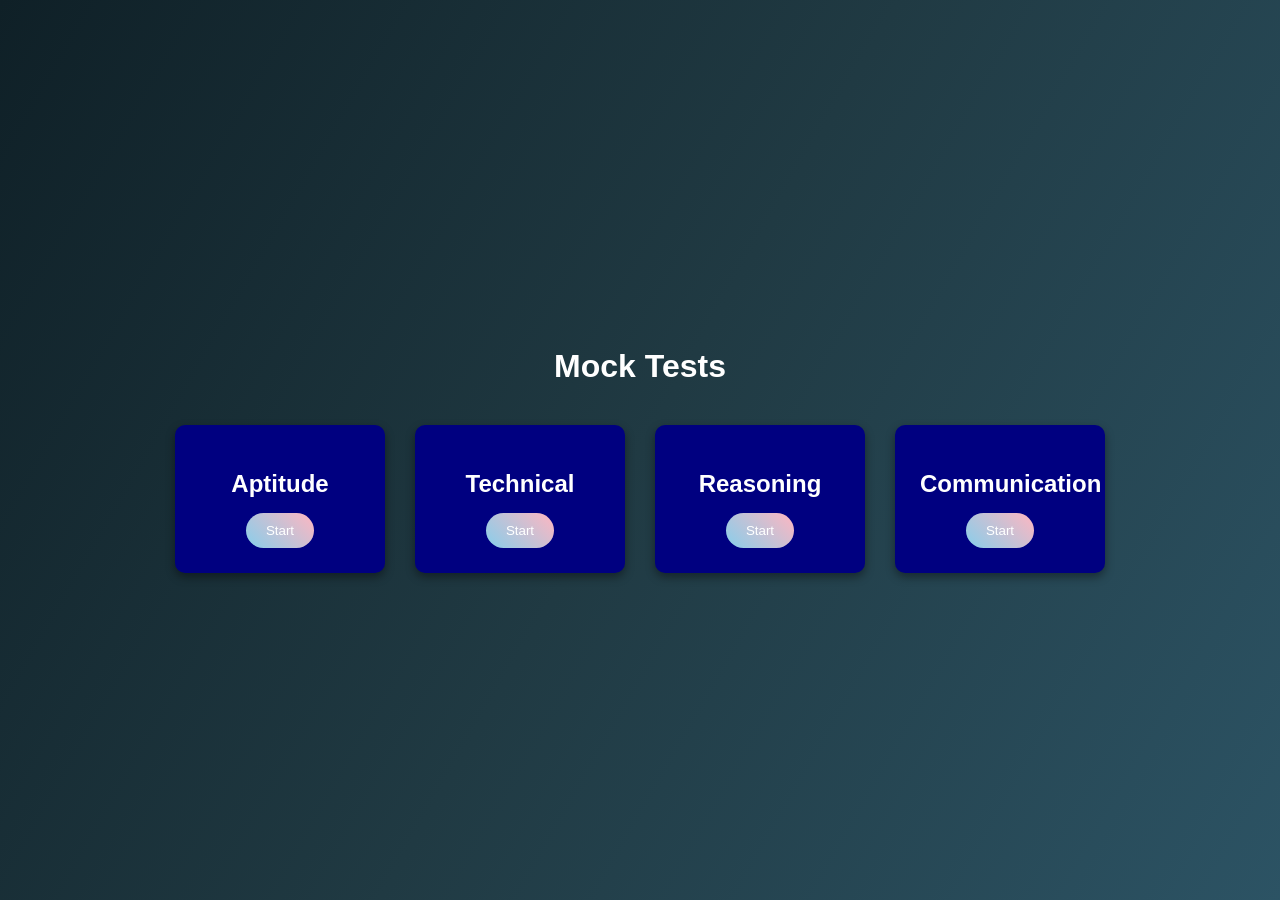
<file: frontend/mocktests.html>
<!DOCTYPE html>
<html>
<head>

<title>Mock Tests</title>

<style>

body{
font-family:Arial;
margin:0;
background:linear-gradient(120deg,#0f2027,#203a43,#2c5364);
color:white;
text-align:center;
height:100vh;
display:flex;
flex-direction:column;
justify-content:center;
align-items:center;
}

h1{
margin-bottom:40px;
}

/* Boxes in one line */

.container{
display:flex;
gap:30px;
}

/* Dark Navy Blue Boxes */

.card{
background:#000080;
padding:25px;
border-radius:10px;
width:160px;
box-shadow:0 4px 10px rgba(0,0,0,0.4);
}

.card h2{
color:white;
margin-bottom:15px;
}

/* Shining Button */

.shine-btn{
background:linear-gradient(45deg,#87CEEB,#FFB6C1);
border:none;
color:white;
padding:10px 20px;
border-radius:20px;
cursor:pointer;
animation:shine 2s infinite;
}

@keyframes shine{

0%{box-shadow:0 0 5px #87CEEB;}

50%{box-shadow:0 0 20px #FFB6C1;}

100%{box-shadow:0 0 5px #87CEEB;}

}

</style>

</head>

<body>

<h1>Mock Tests</h1>

<div class="container">

<!-- Aptitude -->

<div class="card">

<h2>Aptitude</h2>

<button class="shine-btn"
onclick="window.location.href='aptitude.html'">

Start

</button>

</div>

<!-- Technical -->

<div class="card">

<h2>Technical</h2>

<button class="shine-btn"
onclick="window.location.href='technical.html'">

Start

</button>

</div>

<!-- Reasoning -->

<div class="card">

<h2>Reasoning</h2>

<button class="shine-btn"
onclick="window.location.href='reasoning.html'">

Start

</button>

</div>

<!-- Communication -->

<div class="card">

<h2>Communication</h2>

<button class="shine-btn"
onclick="window.location.href='communication.html'">

Start

</button>

</div>

</div>

</body>
</html>
</file>
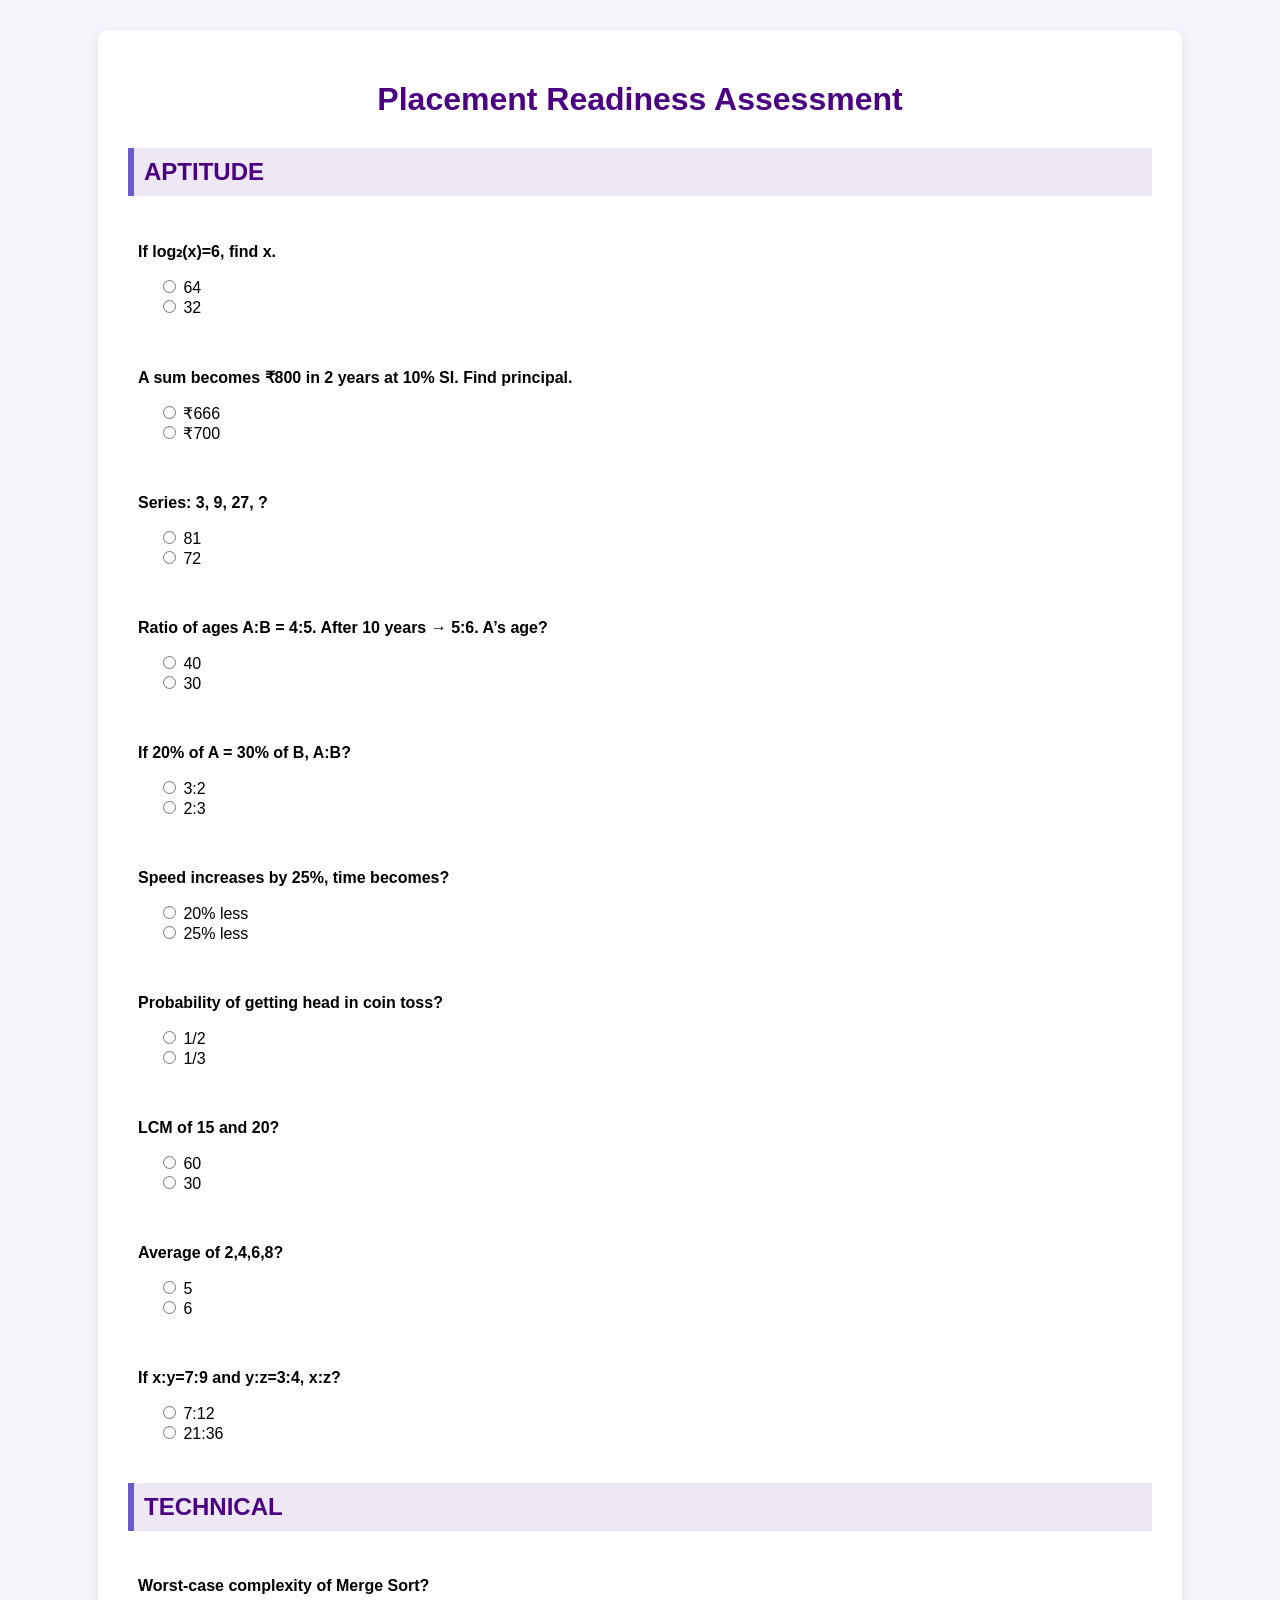
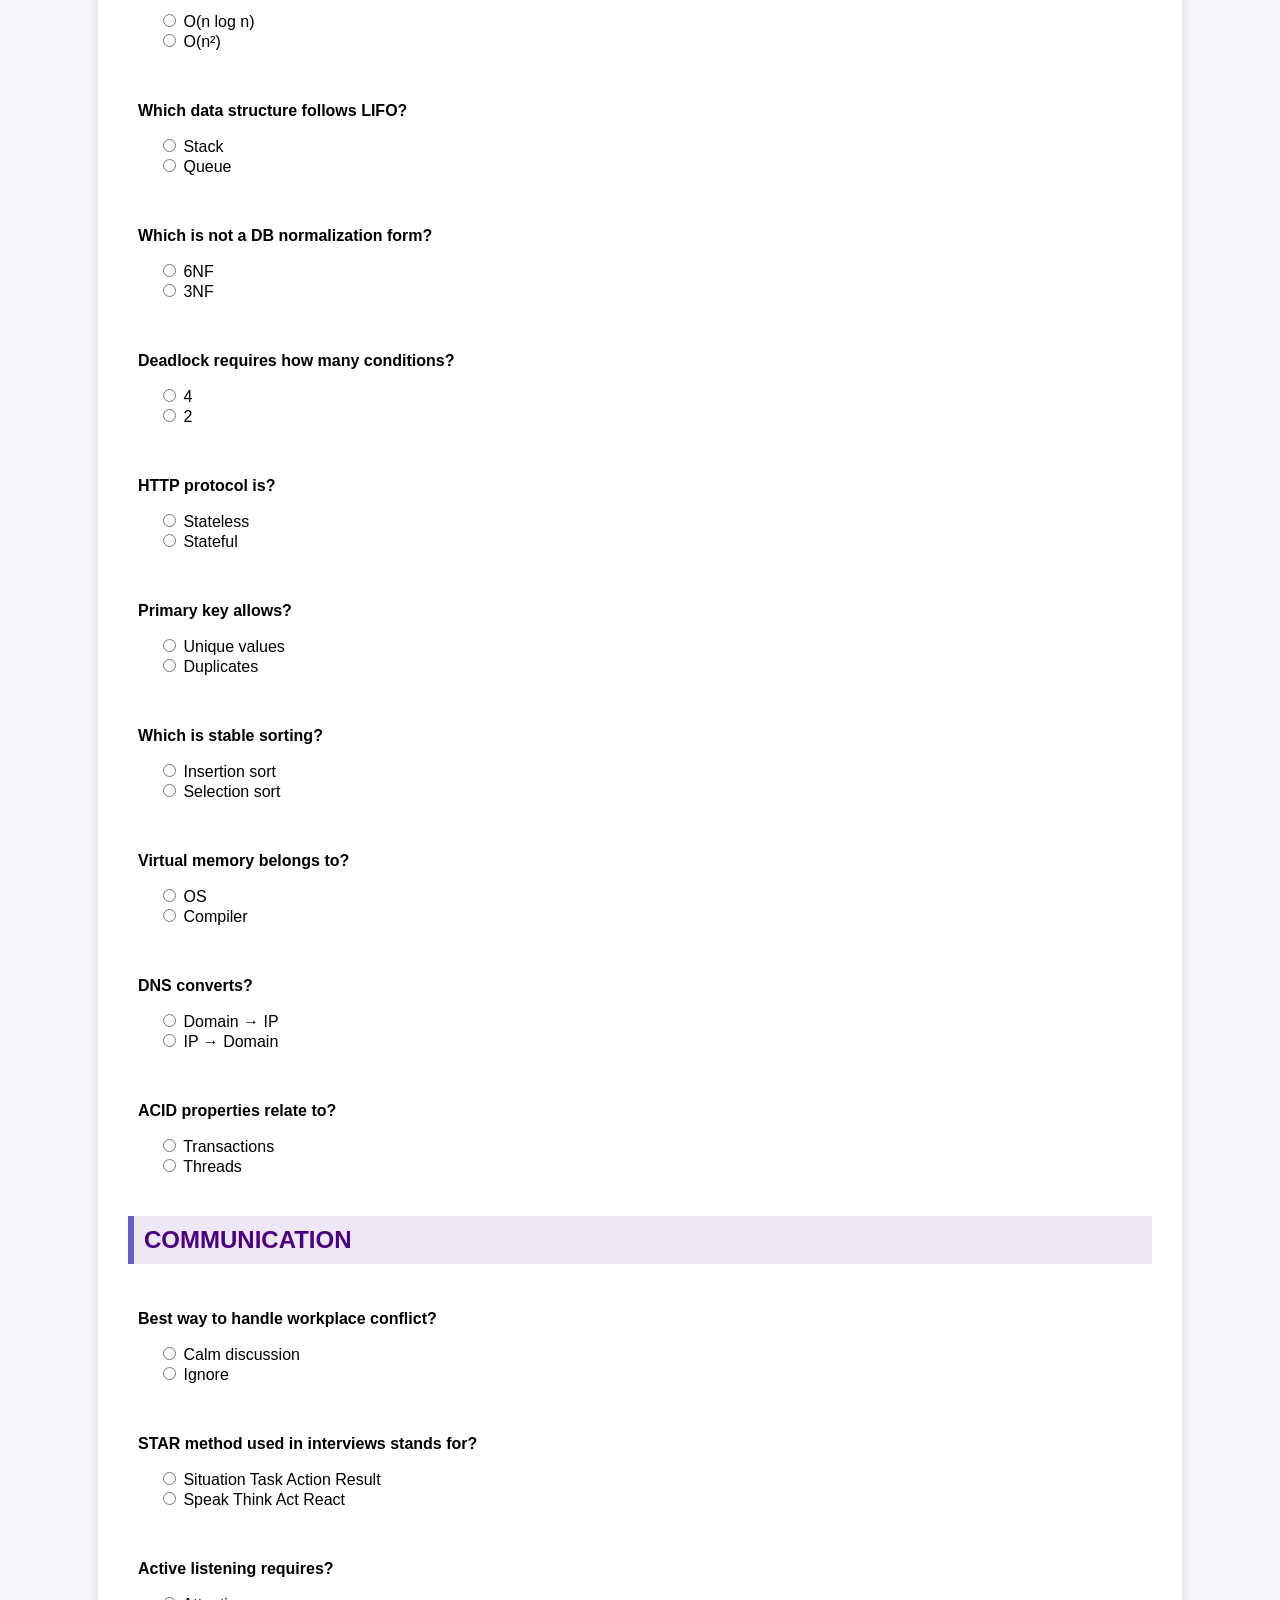
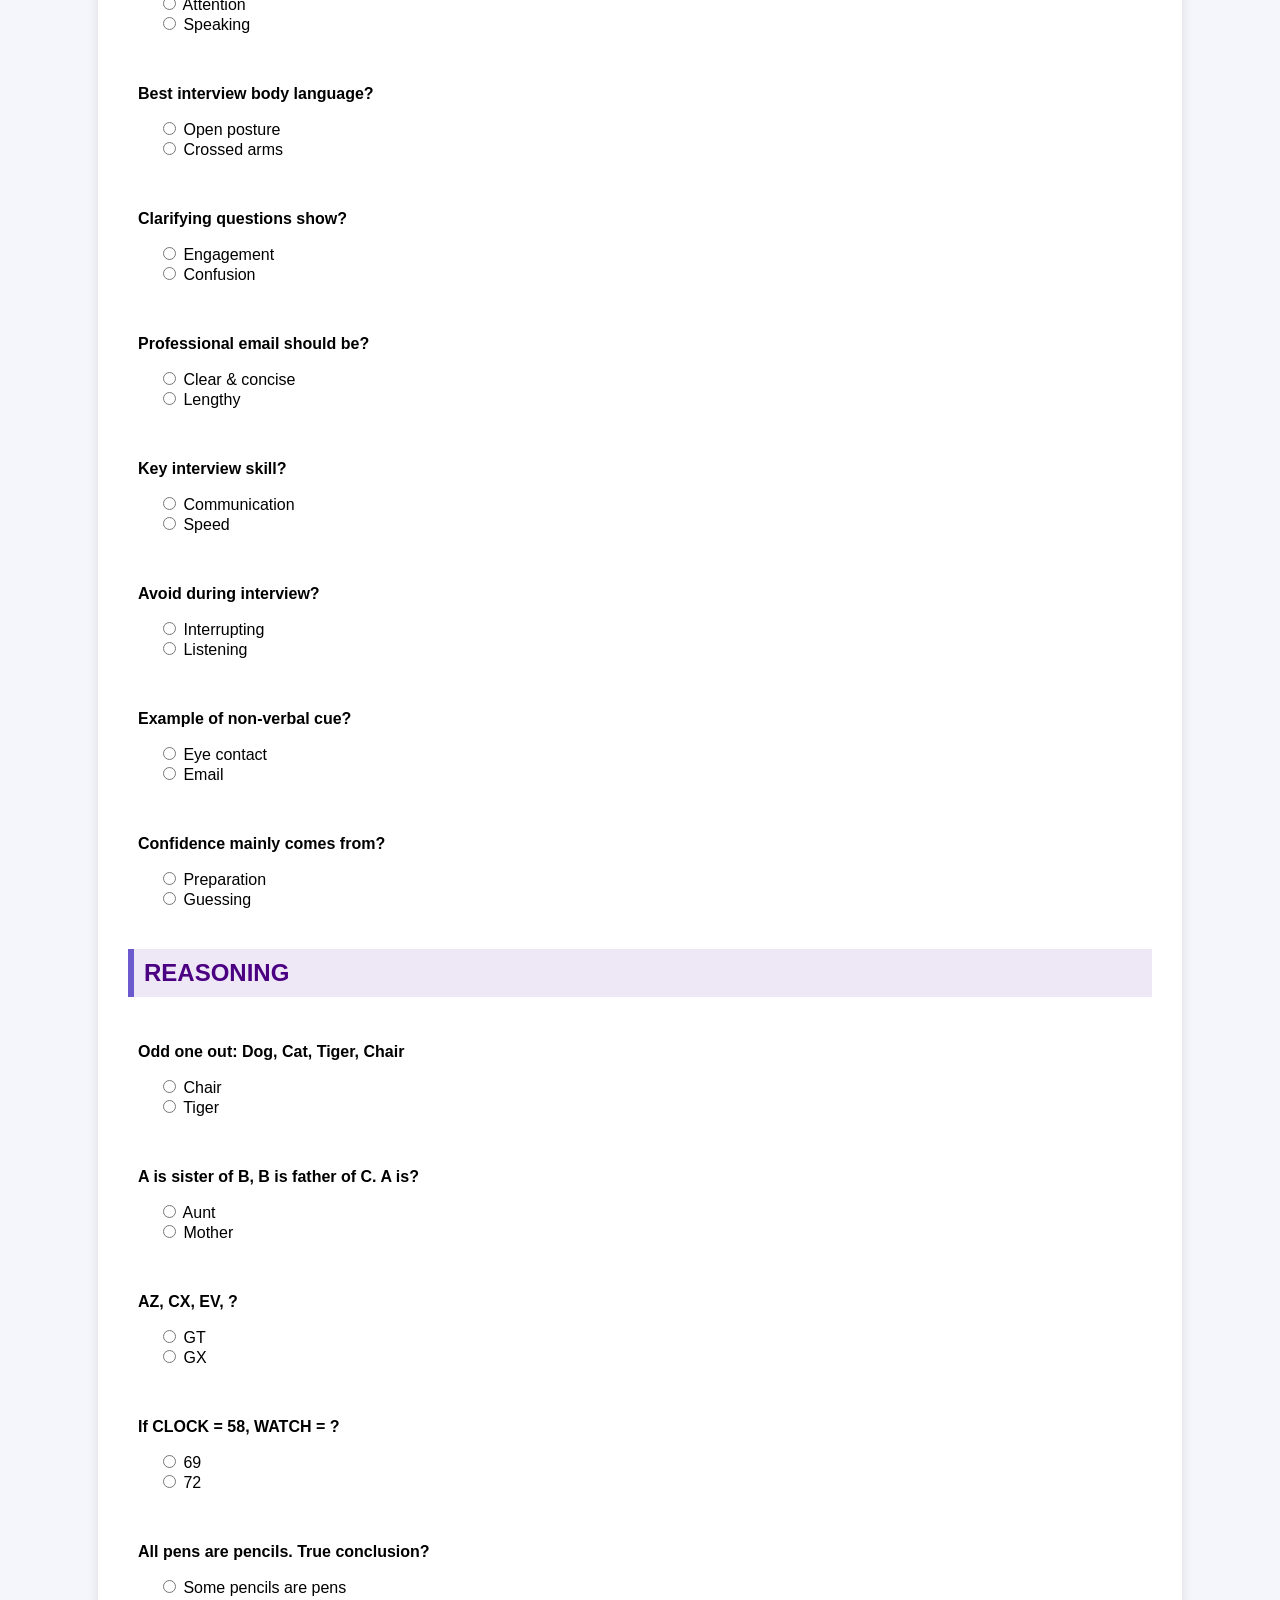
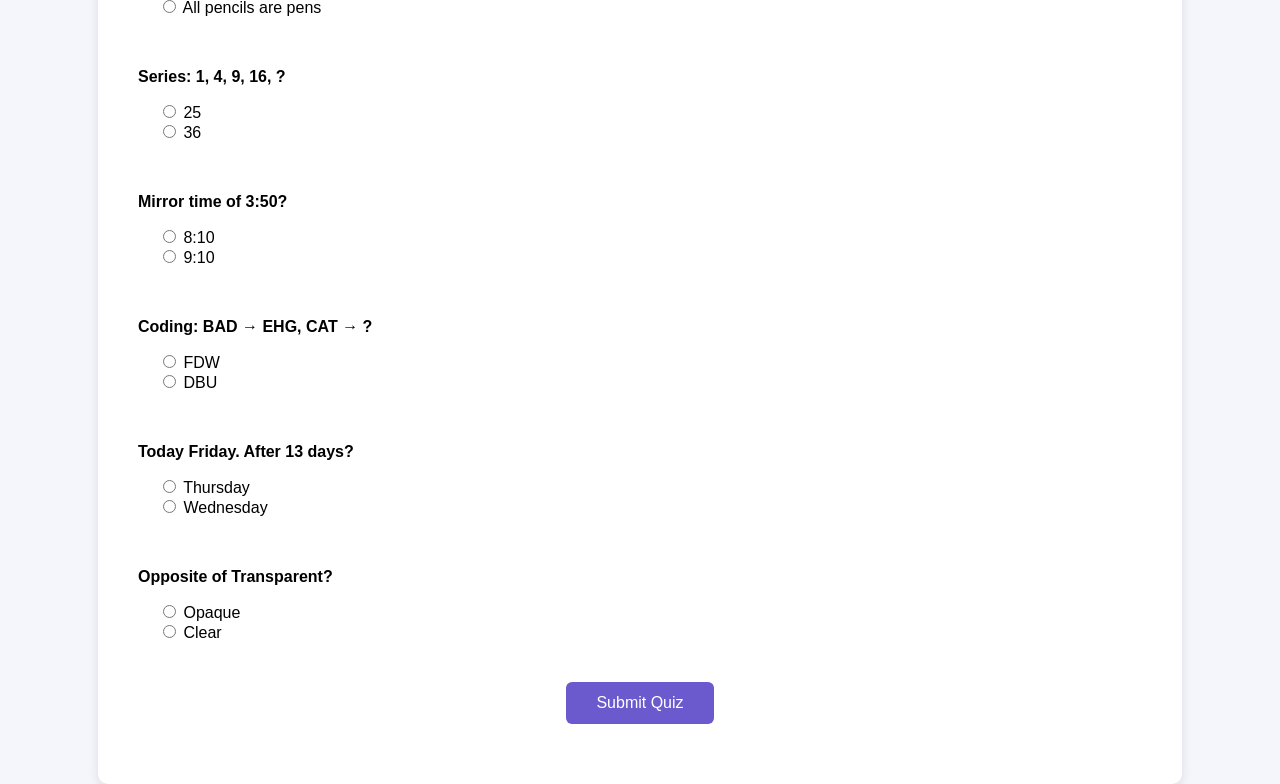
<file: frontend/quiz.html>
<!DOCTYPE html>
<html>
<head>
  <title>Placement Readiness Quiz</title>

  <style>
    body {
      font-family: Arial, sans-serif;
      background: #f4f6fb;
      margin: 0;
      padding: 0;
    }

    .container {
      width: 80%;
      margin: auto;
      background: #ffffff;
      padding: 30px;
      margin-top: 30px;
      border-radius: 10px;
      box-shadow: 0 4px 12px rgba(0,0,0,0.1);
    }

    h1 {
      text-align: center;
      color: #4b0082;
    }

    h2 {
      background: #ede7f6;
      padding: 10px;
      border-left: 6px solid #6a5acd;
      color: #4b0082;
      margin-top: 30px;
    }

    .question {
      margin: 15px 0;
      padding: 10px;
    }

    .question p {
      font-weight: bold;
    }

    .options {
      margin-left: 20px;
    }

    button {
      display: block;
      margin: 30px auto;
      padding: 12px 30px;
      font-size: 16px;
      background: #6a5acd;
      color: white;
      border: none;
      border-radius: 6px;
      cursor: pointer;
    }

    button:hover {
      background: #4b0082;
    }
  </style>
</head>

<body>

<div class="container">
  <h1>Placement Readiness Assessment</h1>
  <div id="quiz"></div>
  <button onclick="submitQuiz()">Submit Quiz</button>
</div>

<script>
/* ===== GET BRANCH ===== */
const branch = localStorage.getItem("branch") || "CSE";

/* ===== QUESTION BANK ===== */

const aptitude = [
  {q:"If log₂(x)=6, find x.", o:["64","32"], a:0},
  {q:"A sum becomes ₹800 in 2 years at 10% SI. Find principal.", o:["₹666","₹700"], a:0},
  {q:"Series: 3, 9, 27, ?", o:["81","72"], a:0},
  {q:"Ratio of ages A:B = 4:5. After 10 years → 5:6. A’s age?", o:["40","30"], a:0},
  {q:"If 20% of A = 30% of B, A:B?", o:["3:2","2:3"], a:0},
  {q:"Speed increases by 25%, time becomes?", o:["20% less","25% less"], a:0},
  {q:"Probability of getting head in coin toss?", o:["1/2","1/3"], a:0},
  {q:"LCM of 15 and 20?", o:["60","30"], a:0},
  {q:"Average of 2,4,6,8?", o:["5","6"], a:0},
  {q:"If x:y=7:9 and y:z=3:4, x:z?", o:["7:12","21:36"], a:0}
];

const communication = [
  {q:"Best way to handle workplace conflict?", o:["Calm discussion","Ignore"], a:0},
  {q:"STAR method used in interviews stands for?", o:["Situation Task Action Result","Speak Think Act React"], a:0},
  {q:"Active listening requires?", o:["Attention","Speaking"], a:0},
  {q:"Best interview body language?", o:["Open posture","Crossed arms"], a:0},
  {q:"Clarifying questions show?", o:["Engagement","Confusion"], a:0},
  {q:"Professional email should be?", o:["Clear & concise","Lengthy"], a:0},
  {q:"Key interview skill?", o:["Communication","Speed"], a:0},
  {q:"Avoid during interview?", o:["Interrupting","Listening"], a:0},
  {q:"Example of non-verbal cue?", o:["Eye contact","Email"], a:0},
  {q:"Confidence mainly comes from?", o:["Preparation","Guessing"], a:0}
];

const reasoning = [
  {q:"Odd one out: Dog, Cat, Tiger, Chair", o:["Chair","Tiger"], a:0},
  {q:"A is sister of B, B is father of C. A is?", o:["Aunt","Mother"], a:0},
  {q:"AZ, CX, EV, ?", o:["GT","GX"], a:0},
  {q:"If CLOCK = 58, WATCH = ?", o:["69","72"], a:0},
  {q:"All pens are pencils. True conclusion?", o:["Some pencils are pens","All pencils are pens"], a:0},
  {q:"Series: 1, 4, 9, 16, ?", o:["25","36"], a:0},
  {q:"Mirror time of 3:50?", o:["8:10","9:10"], a:0},
  {q:"Coding: BAD → EHG, CAT → ?", o:["FDW","DBU"], a:0},
  {q:"Today Friday. After 13 days?", o:["Thursday","Wednesday"], a:0},
  {q:"Opposite of Transparent?", o:["Opaque","Clear"], a:0}
];

const technical = {
  CSE: [
    {q:"Worst-case complexity of Merge Sort?", o:["O(n log n)","O(n²)"], a:0},
    {q:"Which data structure follows LIFO?", o:["Stack","Queue"], a:0},
    {q:"Which is not a DB normalization form?", o:["6NF","3NF"], a:0},
    {q:"Deadlock requires how many conditions?", o:["4","2"], a:0},
    {q:"HTTP protocol is?", o:["Stateless","Stateful"], a:0},
    {q:"Primary key allows?", o:["Unique values","Duplicates"], a:0},
    {q:"Which is stable sorting?", o:["Insertion sort","Selection sort"], a:0},
    {q:"Virtual memory belongs to?", o:["OS","Compiler"], a:0},
    {q:"DNS converts?", o:["Domain → IP","IP → Domain"], a:0},
    {q:"ACID properties relate to?", o:["Transactions","Threads"], a:0}
  ],

  ECE: [
    {q:"Nyquist rate equals?", o:["2B","B"], a:0},
    {q:"Flip-flop stores?", o:["1 bit","1 byte"], a:0},
    {q:"Bandwidth unit?", o:["Hz","Volt"], a:0},
    {q:"Ideal op-amp input resistance?", o:["Infinite","Zero"], a:0},
    {q:"Rectifier converts?", o:["AC to DC","DC to AC"], a:0},
    {q:"PN junction acts as?", o:["Diode","Capacitor"], a:0},
    {q:"Sampling theorem applies to?", o:["Analog signal","Digital signal"], a:0},
    {q:"AM stands for?", o:["Amplitude Modulation","Angle Modulation"], a:0},
    {q:"Q factor related to?", o:["Bandwidth","Voltage"], a:0},
    {q:"IC means?", o:["Integrated Circuit","Internal Connection"], a:0}
  ],

  MECH: [
    {q:"Second law of thermodynamics defines?", o:["Entropy","Energy"], a:0},
    {q:"SI unit of stress?", o:["Pascal","Newton"], a:0},
    {q:"Otto cycle used in?", o:["Petrol engine","Diesel engine"], a:0},
    {q:"Hooke’s law valid till?", o:["Elastic limit","Breaking point"], a:0},
    {q:"Non-ferrous metal?", o:["Aluminium","Steel"], a:0},
    {q:"Heat transfer without medium?", o:["Radiation","Conduction"], a:0},
    {q:"Latent heat occurs at?", o:["Constant temperature","Rising temperature"], a:0},
    {q:"Ductile material?", o:["Copper","Glass"], a:0},
    {q:"Stress formula?", o:["Force/Area","Area/Force"], a:0},
    {q:"Carnot efficiency depends on?", o:["Temperature","Pressure"], a:0}
  ]
};

/* ===== RENDER ===== */

const quiz = document.getElementById("quiz");
let index = 0;
let all = [];

function renderSection(title, questions, category) {
  quiz.innerHTML += `<h2>${title}</h2>`;
  questions.forEach(q => {
    quiz.innerHTML += `
      <div class="question">
        <p>${q.q}</p>
        <div class="options">
          <input type="radio" name="q${index}" value="0"> ${q.o[0]}<br>
          <input type="radio" name="q${index}" value="1"> ${q.o[1]}
        </div>
      </div>
    `;
    q.c = category;
    q.i = index;
    all.push(q);
    index++;
  });
}

renderSection("APTITUDE", aptitude, "aptitude");
renderSection("TECHNICAL", technical[branch], "technical");
renderSection("COMMUNICATION", communication, "communication");
renderSection("REASONING", reasoning, "reasoning");

/* ===== SUBMIT ===== */
function submitQuiz() {
  let score = {aptitude:0, technical:0, communication:0, reasoning:0};

  all.forEach(q => {
    const sel = document.querySelector(`input[name="q${q.i}"]:checked`);
    if (sel && Number(sel.value) === q.a) score[q.c]++;
  });

  localStorage.setItem("aptitude", score.aptitude * 10);
  localStorage.setItem("technical", score.technical * 10);
  localStorage.setItem("communication", score.communication * 10);
  localStorage.setItem("reasoning", score.reasoning * 10);

  localStorage.setItem(
    "finalScore",
    Math.round((score.aptitude + score.technical + score.communication + score.reasoning) * 2.5)
  );

  window.location.href = "result.html";
}
</script>

</body>
</html>
</file>
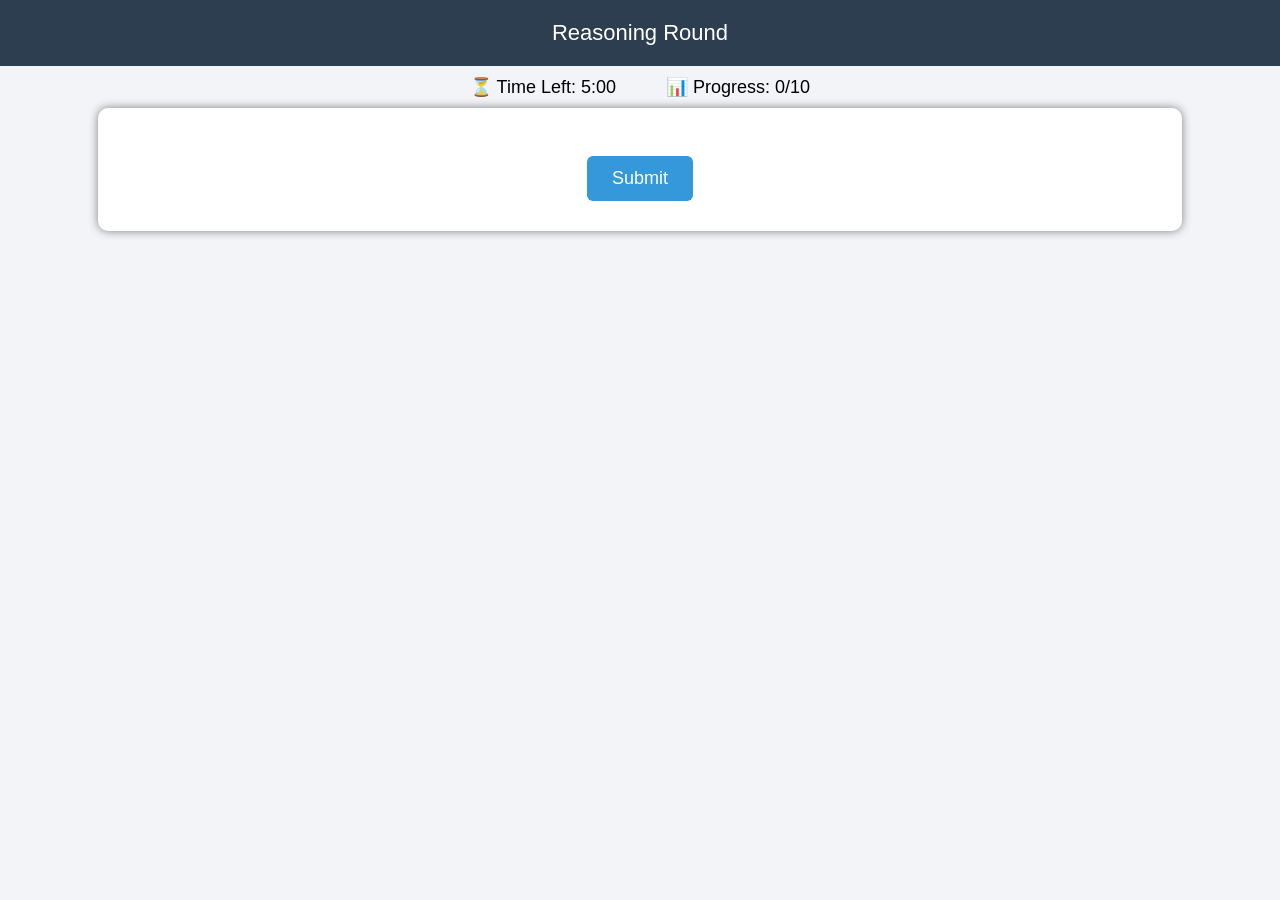
<file: frontend/reasoning.html>
<!DOCTYPE html>
<html>
<head>
<title>Reasoning Round</title>

<style>

body{
font-family: Arial;
background:#f2f4f8;
margin:0;
}

.header{
background:#2c3e50;
color:white;
padding:20px;
text-align:center;
font-size:22px;
}

.info{
display:flex;
justify-content:center;
gap:50px;
padding:10px;
font-size:18px;
}

.container{
width:80%;
margin:auto;
background:white;
padding:30px;
border-radius:10px;
box-shadow:0px 0px 10px gray;
}

.question{
margin-bottom:25px;
}

button{
padding:12px 25px;
font-size:18px;
background:#3498db;
color:white;
border:none;
border-radius:6px;
cursor:pointer;
}

button:hover{
background:#2980b9;
}

.red{
color:red;
font-weight:bold;
}

</style>
</head>

<body>

<div class="header">
Reasoning Round
</div>

<div class="info">
<div>⏳ Time Left: <span id="timer">05:00</span></div>
<div>📊 Progress: <span id="progress">0/10</span></div>
</div>

<div class="container">

<form id="quizForm"></form>

<center>
<br>
<button onclick="submitQuiz()">Submit</button>
</center>

</div>

<script>

// TIMER
let time = 300;

let timer = setInterval(function(){

let minutes = Math.floor(time/60);
let seconds = time%60;

document.getElementById("timer").innerText =
minutes + ":" + (seconds<10?"0":"") + seconds;

if(time==60){
document.getElementById("timer").classList.add("red");
}

if(time==30){
alert("⚠ Only 30 seconds left!");
}

time--;

if(time<0){
clearInterval(timer);
submitQuiz();
}

},1000);


// GET BRANCH
let branch = localStorage.getItem("branch");


// QUESTION BANK
let bank = {

CSE:[
{q:"Find next: 2,4,8,16,?",opt:["32","24","30","20"],ans:0},
{q:"Odd one?",opt:["Apple","Banana","Car","Mango"],ans:2},
{q:"Coding: CAT = 3120, BAT=?",opt:["2120","3120","2220","2110"],ans:0},
{q:"Direction: Turn right from North?",opt:["East","West","South","North"],ans:0},
{q:"Series: D,H,L,?",opt:["P","O","Q","R"],ans:0},
{q:"5,10,20,?",opt:["40","25","30","35"],ans:0},
{q:"Mirror of 3?",opt:["E","M","W","S"],ans:2},
{q:"If A=1 B=2 then C=?",opt:["3","4","5","6"],ans:0},
{q:"7,14,21,?",opt:["28","30","24","27"],ans:0},
{q:"Knife : Cut :: Pen : ?",opt:["Write","Eat","Throw","Hold"],ans:0},
{q:"CPU : Brain :: RAM : ?",opt:["Memory","Disk","Wire","Power"],ans:0},
{q:"Monday +3 days ?",opt:["Thursday","Friday","Wednesday","Sunday"],ans:0}
],

EEE:[
{q:"Next: 3,6,12,?",opt:["24","18","20","22"],ans:0},
{q:"Odd one?",opt:["Volt","Ampere","Ohm","Meter"],ans:3},
{q:"Coding: DOG = 4157, LOG=?",opt:["12157","1215","1217","1512"],ans:0},
{q:"Signal : Noise :: Data : ?",opt:["Error","Cable","Wire","Power"],ans:0},
{q:"Series: 1,3,6,10,?",opt:["15","14","16","18"],ans:0},
{q:"Mirror of 6?",opt:["9","b","d","p"],ans:0},
{q:"9,18,?",opt:["27","20","25","30"],ans:0},
{q:"Eye : See :: Ear : ?",opt:["Hear","Speak","Touch","Taste"],ans:0},
{q:"Fire : Hot :: Ice : ?",opt:["Cold","Wet","Dry","Warm"],ans:0},
{q:"After Friday 2 days?",opt:["Sunday","Saturday","Monday","Tuesday"],ans:0},
{q:"5,15,45,?",opt:["135","125","115","145"],ans:0},
{q:"Engine : Power :: Brain : ?",opt:["Thinking","Sound","Heat","Light"],ans:0}
],

ECE:[
{q:"Next: 4,8,16,?",opt:["32","24","20","28"],ans:0},
{q:"Odd one?",opt:["Resistor","Capacitor","Inductor","Switch"],ans:3},
{q:"Coding: BAT=2120, CAT=?",opt:["3120","2121","2122","2112"],ans:0},
{q:"Series: B,E,H,?",opt:["K","J","I","L"],ans:0},
{q:"Mirror of 2?",opt:["S","Z","E","N"],ans:0},
{q:"6,12,?",opt:["18","20","15","21"],ans:0},
{q:"North→West turn?",opt:["Left","Right","Back","Straight"],ans:0},
{q:"Hammer : Hit :: Knife : ?",opt:["Cut","Push","Pull","Throw"],ans:0},
{q:"Water : Wet :: Fire : ?",opt:["Hot","Dry","Cold","Cool"],ans:0},
{q:"After Tuesday 4 days?",opt:["Saturday","Sunday","Monday","Friday"],ans:0},
{q:"1,4,9,?",opt:["16","14","15","17"],ans:0},
{q:"M=13 N=14 then O=?",opt:["15","16","17","18"],ans:0}
],

MECH:[
{q:"Next: 10,20,30,?",opt:["40","50","45","35"],ans:0},
{q:"Odd one?",opt:["Lathe","Drill","Milling","Keyboard"],ans:3},
{q:"Coding: SUN=1921, RUN=?",opt:["1821","1721","1621","1521"],ans:0},
{q:"Series: 3,9,27,?",opt:["81","72","90","60"],ans:0},
{q:"Mirror of 5?",opt:["S","Z","E","N"],ans:0},
{q:"4,16,?",opt:["64","32","48","56"],ans:0},
{q:"Car : Fuel :: Human : ?",opt:["Food","Water","Air","Sleep"],ans:0},
{q:"After Wednesday 3 days?",opt:["Saturday","Sunday","Monday","Friday"],ans:0},
{q:"Find pair: Key : Lock :: Password : ?",opt:["Login","Door","Code","Access"],ans:3},
{q:"Series: 2,5,10,17,?",opt:["26","25","27","24"],ans:0},
{q:"Knife : Cut :: Saw : ?",opt:["Wood","Break","Split","Slice"],ans:3},
{q:"Ice : Cold :: Steam : ?",opt:["Hot","Dry","Cool","Warm"],ans:0}
],

CIVIL:[
{q:"Next: 7,14,21,?",opt:["28","30","24","27"],ans:0},
{q:"Odd one?",opt:["Brick","Cement","Sand","Keyboard"],ans:3},
{q:"Series: 2,6,12,?",opt:["20","18","24","30"],ans:0},
{q:"Coding: CAT=3120 BAT=?",opt:["2120","3120","2220","2110"],ans:0},
{q:"Mirror of 3?",opt:["E","M","W","S"],ans:2},
{q:"North→East turn?",opt:["Right","Left","Back","Straight"],ans:0},
{q:"Builder : House :: Teacher : ?",opt:["Teach","School","Student","Study"],ans:2},
{q:"After Monday 5 days?",opt:["Saturday","Sunday","Friday","Thursday"],ans:0},
{q:"Find next: 5,10,20,?",opt:["40","25","30","35"],ans:0},
{q:"Water : River :: Car : ?",opt:["Road","Petrol","Engine","Wheel"],ans:0},
{q:"Series: A,C,E,?",opt:["G","H","I","F"],ans:0},
{q:"1,3,6,10,?",opt:["15","14","16","18"],ans:0}
],

IT:[
{q:"Next: 1,2,4,8,?",opt:["16","14","12","10"],ans:0},
{q:"Odd one?",opt:["Mouse","Keyboard","Monitor","Table"],ans:3},
{q:"Coding: DOG=4157 LOG=?",opt:["12157","1215","1217","1512"],ans:0},
{q:"Series: B,D,F,?",opt:["H","I","J","K"],ans:0},
{q:"Mirror of 6?",opt:["9","b","d","p"],ans:0},
{q:"9,18,?",opt:["27","20","25","30"],ans:0},
{q:"Pen : Write :: Knife : ?",opt:["Cut","Push","Pull","Throw"],ans:0},
{q:"After Thursday 3 days?",opt:["Sunday","Monday","Saturday","Friday"],ans:0},
{q:"Find pair: Lock : Key :: Password : ?",opt:["Login","Door","Code","Access"],ans:0},
{q:"Series: 3,9,27,?",opt:["81","72","90","60"],ans:0},
{q:"Water : Wet :: Fire : ?",opt:["Hot","Dry","Cold","Cool"],ans:0},
{q:"5,15,45,?",opt:["135","125","115","145"],ans:0}
],

AIML:[
{q:"Next: 2,6,18,?",opt:["54","36","48","60"],ans:0},
{q:"Odd one?",opt:["Python","Java","C++","Banana"],ans:3},
{q:"Coding: AI=19 ML=?",opt:["1312","1213","1313","1412"],ans:0},
{q:"Series: A,D,G,?",opt:["J","I","K","L"],ans:0},
{q:"Mirror of 7?",opt:["L","F","T","Z"],ans:3},
{q:"4,8,16,?",opt:["32","24","20","28"],ans:0},
{q:"Brain : Think :: Computer : ?",opt:["Process","Eat","Run","Jump"],ans:0},
{q:"After Sunday 2 days?",opt:["Tuesday","Monday","Wednesday","Thursday"],ans:0},
{q:"Find pair: Teacher : Teach :: Model : ?",opt:["Train","Learn","Predict","Build"],ans:2},
{q:"Series: 1,4,9,?",opt:["16","14","15","17"],ans:0},
{q:"Ice : Cold :: Steam : ?",opt:["Hot","Dry","Cool","Warm"],ans:0},
{q:"2,5,10,17,?",opt:["26","25","27","24"],ans:0}
]

};


// SHUFFLE FUNCTION
function shuffle(arr){
for(let i=arr.length-1;i>0;i--){
let j=Math.floor(Math.random()*(i+1));
[arr[i],arr[j]]=[arr[j],arr[i]];
}
return arr;
}


// RANDOM 10 QUESTIONS
let questions = shuffle(bank[branch]).slice(0,10);

let form = document.getElementById("quizForm");


// DISPLAY QUESTIONS
questions.forEach((q,i)=>{

let shuffledOptions = shuffle([...q.opt]);
let correctIndex = shuffledOptions.indexOf(q.opt[q.ans]);

form.innerHTML += `
<div class="question">
<b>${i+1}. ${q.q}</b><br>
<input type="radio" name="q${i}" value="0"> ${shuffledOptions[0]}<br>
<input type="radio" name="q${i}" value="1"> ${shuffledOptions[1]}<br>
<input type="radio" name="q${i}" value="2"> ${shuffledOptions[2]}<br>
<input type="radio" name="q${i}" value="3"> ${shuffledOptions[3]}<br>
</div>
`;

q.correct = correctIndex;

});


// PROGRESS
document.addEventListener("change",()=>{
let answered =
document.querySelectorAll("input[type=radio]:checked").length;

document.getElementById("progress").innerText =
answered + "/10";
});


// SUBMIT
function submitQuiz(){

let score=0;

questions.forEach((q,i)=>{
let ans=document.querySelector('input[name="q'+i+'"]:checked');
if(ans && parseInt(ans.value)===q.correct){
score++;
}
});

localStorage.setItem("reasoningScore",score);

// AUTO NEXT ROUND
window.location.href="communication.html";

}

</script>

</body>
</html>
</file>
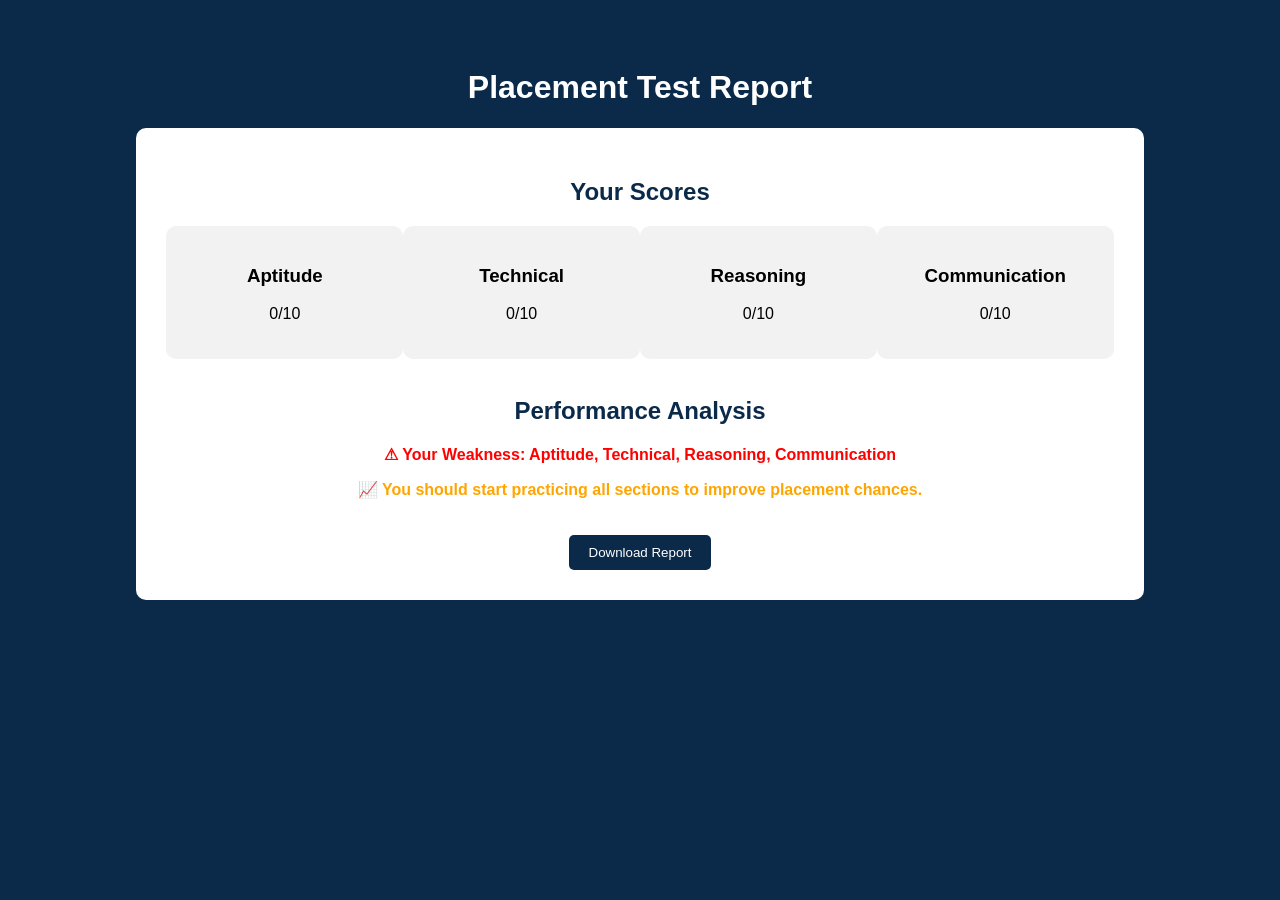
<file: frontend/result.html>
<!DOCTYPE html>
<html>
<head>
<title>Test Result</title>

<style>

body{
font-family: Arial;
background:#0b2a4a;
color:white;
text-align:center;
padding:40px;
}

.container{
background:white;
color:black;
width:80%;
margin:auto;
padding:30px;
border-radius:10px;
}

h2{
color:#0b2a4a;
}

.score-box{
display:flex;
justify-content:space-around;
margin-top:20px;
}

.card{
background:#f2f2f2;
padding:20px;
width:22%;
border-radius:10px;
}

.strength{
color:green;
font-weight:bold;
}

.weak{
color:red;
font-weight:bold;
}

.improve{
color:orange;
font-weight:bold;
}

button{
margin-top:20px;
padding:10px 20px;
background:#0b2a4a;
color:white;
border:none;
border-radius:5px;
cursor:pointer;
}

</style>

</head>

<body>

<h1>Placement Test Report</h1>

<div class="container">

<h2>Your Scores</h2>

<div class="score-box">

<div class="card">
<h3>Aptitude</h3>
<p id="aptitudeScore"></p>
</div>

<div class="card">
<h3>Technical</h3>
<p id="technicalScore"></p>
</div>

<div class="card">
<h3>Reasoning</h3>
<p id="reasoningScore"></p>
</div>

<div class="card">
<h3>Communication</h3>
<p id="communicationScore"></p>
</div>

</div>

<br>

<h2>Performance Analysis</h2>

<p class="strength" id="strength"></p>

<p class="weak" id="weakness"></p>

<p class="improve" id="improve"></p>

<button onclick="downloadReport()">Download Report</button>

</div>


<script>

// GET SCORES
let aptitude = parseInt(localStorage.getItem("aptitudeScore")) || 0;
let technical = parseInt(localStorage.getItem("technicalScore")) || 0;
let reasoning = parseInt(localStorage.getItem("reasoningScore")) || 0;
let communication = parseInt(localStorage.getItem("communicationScore")) || 0;

// DISPLAY SCORES
document.getElementById("aptitudeScore").innerText = aptitude + "/10";
document.getElementById("technicalScore").innerText = technical + "/10";
document.getElementById("reasoningScore").innerText = reasoning + "/10";
document.getElementById("communicationScore").innerText = communication + "/10";

// STORE
let scores = {
    "Aptitude": aptitude,
    "Technical": technical,
    "Reasoning": reasoning,
    "Communication": communication
};

let values = Object.values(scores);

// 🔴 CASE: ALL ZERO
if (values.every(v => v === 0)) {

    // ❌ No strength
    document.getElementById("strength").innerText = "";

    // ✅ Show ALL as weakness
    document.getElementById("weakness").innerText =
    "⚠ Your Weakness: Aptitude, Technical, Reasoning, Communication";

    document.getElementById("improve").innerText =
    "📈 You should start practicing all sections to improve placement chances.";

}
else {

    let max = Math.max(...values);
    let min = Math.min(...values);

    let strengths = [];
    let weaknesses = [];

    for (let key in scores) {
        if (scores[key] === max && max > 0) {
            strengths.push(key);
        }
        if (scores[key] === min) {
            weaknesses.push(key);
        }
    }

    // SAME SCORES (but not zero)
    if (max === min) {

        document.getElementById("strength").innerText =
        "📊 All skills are balanced.";

        document.getElementById("weakness").innerText = "";

        document.getElementById("improve").innerText =
        "Try improving all sections to stand out.";
    }
    else {

        document.getElementById("strength").innerText =
        "✔ Your Strength(s): " + strengths.join(", ");

        document.getElementById("weakness").innerText =
        "⚠ Your Weakness(es): " + weaknesses.join(", ");

        document.getElementById("improve").innerText =
        "📈 Improve weak areas to increase placement chances.";
    }
}

</script>
</body>
</html>
</file>
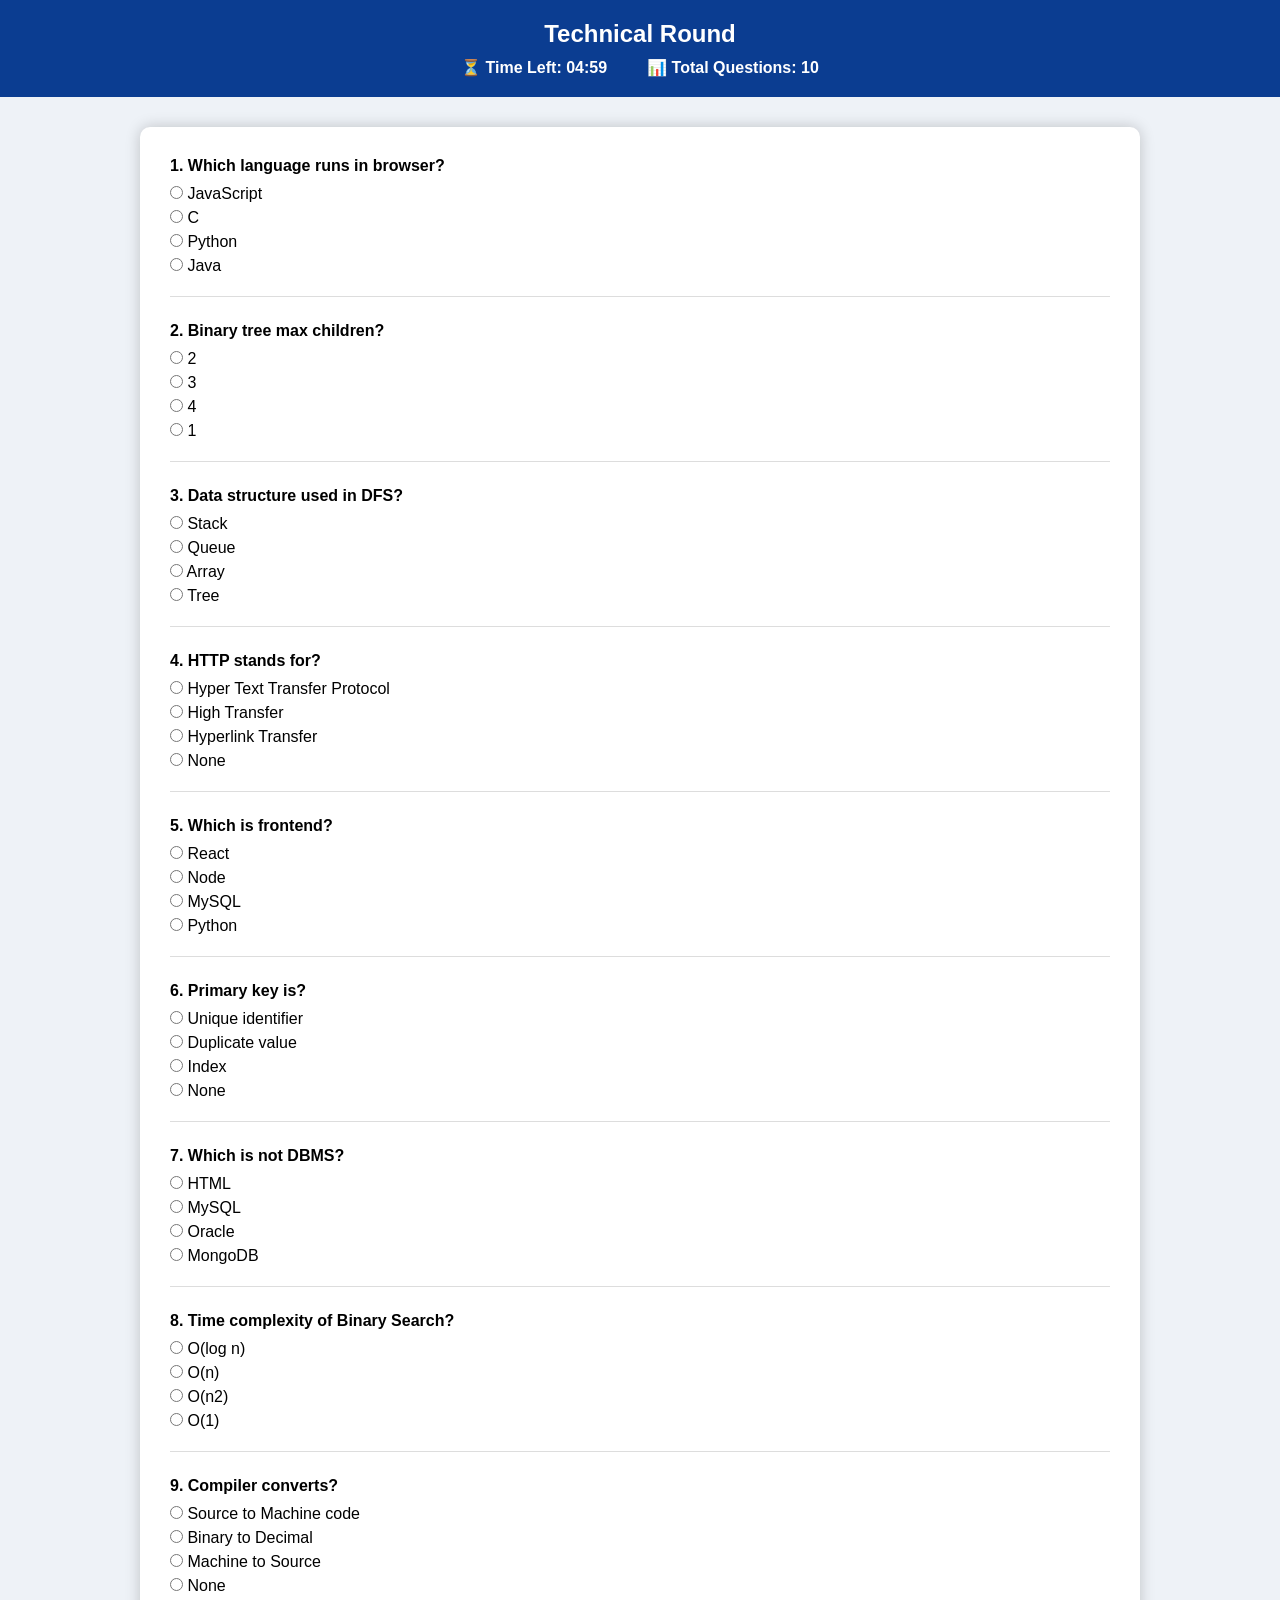
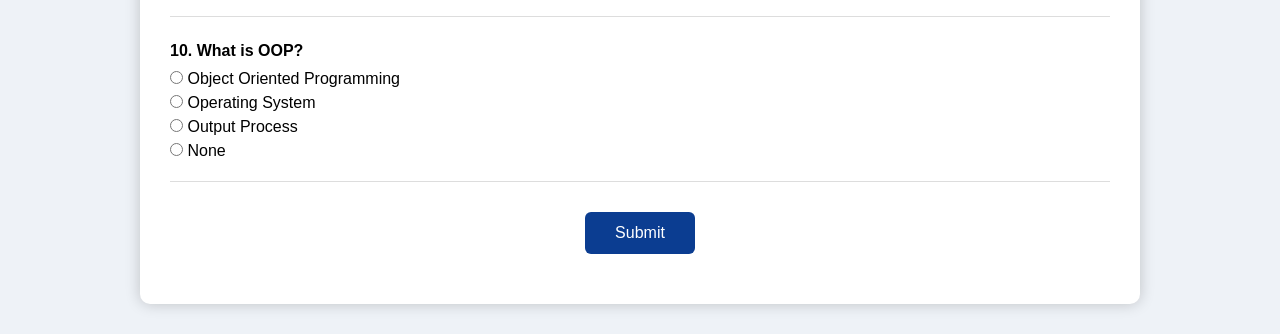
<file: frontend/technical.html>
<!DOCTYPE html>
<html>
<head>
<title>Technical Round</title>
<meta name="viewport" content="width=device-width, initial-scale=1.0">

<style>
*{
margin:0;
padding:0;
box-sizing:border-box;
font-family:Arial;
}

body{
background:#eef2f7;
min-height:100vh;
display:flex;
flex-direction:column;
}

.header{
background:#0b3d91;
color:white;
padding:20px;
text-align:center;
}

.info{
margin-top:10px;
display:flex;
justify-content:center;
gap:40px;
font-weight:bold;
}

.main{
flex:1;
display:flex;
justify-content:center;
padding:30px 10px;
}

.container{
width:95%;
max-width:1000px;
background:white;
padding:30px;
border-radius:10px;
box-shadow:0 0 15px rgba(0,0,0,0.2);
}

.question{
margin-bottom:25px;
padding-bottom:15px;
border-bottom:1px solid #ddd;
}

.question p{
margin-bottom:10px;
font-weight:bold;
}

label{
display:block;
margin-bottom:6px;
cursor:pointer;
}

button{
display:block;
margin:30px auto 0;
background:#0b3d91;
color:white;
padding:12px 30px;
border:none;
border-radius:6px;
font-size:16px;
cursor:pointer;
transition:0.3s;
}

button:hover{
background:#062a63;
transform:scale(1.05);
}

.result{
margin-top:20px;
text-align:center;
font-size:18px;
font-weight:bold;
}
</style>
</head>

<body>

<div class="header">
<h2>Technical Round</h2>
<div class="info">
<div>⏳ Time Left: <span id="time">05:00</span></div>
<div>📊 Total Questions: 10</div>
</div>
</div>

<div class="main">
<div class="container">

<form id="quizForm"></form>

<button onclick="submitQuiz()">Submit</button>

<div id="result" class="result"></div>

</div>
</div>

<script>

/******** GET BRANCH ********/
let branch = localStorage.getItem("branch") || "CSE";

/******** TECHNICAL QUESTION BANK ********/
let techBank = {

CSE:[
{q:"What is OOP?", options:["Object Oriented Programming","Operating System","Output Process","None"], ans:0},
{q:"Data structure used in DFS?", options:["Stack","Queue","Array","Tree"], ans:0},
{q:"Which is not DBMS?", options:["HTML","MySQL","Oracle","MongoDB"], ans:0},
{q:"Time complexity of Binary Search?", options:["O(log n)","O(n)","O(n2)","O(1)"], ans:0},
{q:"Which language runs in browser?", options:["JavaScript","C","Python","Java"], ans:0},
{q:"Primary key is?", options:["Unique identifier","Duplicate value","Index","None"], ans:0},
{q:"HTTP stands for?", options:["Hyper Text Transfer Protocol","High Transfer","Hyperlink Transfer","None"], ans:0},
{q:"Binary tree max children?", options:["2","3","4","1"], ans:0},
{q:"Compiler converts?", options:["Source to Machine code","Binary to Decimal","Machine to Source","None"], ans:0},
{q:"Which is frontend?", options:["React","Node","MySQL","Python"], ans:0},
{q:"Which is backend language?", options:["NodeJS","HTML","CSS","Bootstrap"], ans:0}
],

IT:[
{q:"Full form of URL?", options:["Uniform Resource Locator","Universal Link","Unique Resource","None"], ans:0},
{q:"Which is cloud platform?", options:["AWS","MS Word","Excel","Paint"], ans:0},
{q:"Firewall is used for?", options:["Security","Speed","Storage","None"], ans:0},
{q:"Which is scripting language?", options:["JavaScript","C","C++","Java"], ans:0},
{q:"OSI model layers?", options:["7","5","6","4"], ans:0},
{q:"SQL used for?", options:["Database","Design","Coding","Testing"], ans:0},
{q:"IP address size (IPv4)?", options:["32 bit","64 bit","16 bit","128 bit"], ans:0},
{q:"Which is OS?", options:["Linux","HTML","CSS","Oracle"], ans:0},
{q:"RAM is?", options:["Volatile","Non-volatile","Permanent","None"], ans:0},
{q:"Protocol for email?", options:["SMTP","HTTP","FTP","TCP"], ans:0},
{q:"Which is NoSQL DB?", options:["MongoDB","MySQL","Oracle","SQL Server"], ans:0}
],

AIML:[
{q:"AI stands for?", options:["Artificial Intelligence","Auto Input","Advanced Info","None"], ans:0},
{q:"ML type?", options:["Supervised","Cooking","Drawing","None"], ans:0},
{q:"Algorithm for classification?", options:["Logistic Regression","Sorting","Searching","None"], ans:0},
{q:"Python library for ML?", options:["Scikit-learn","Bootstrap","React","Laravel"], ans:0},
{q:"Neural network basic unit?", options:["Neuron","Cell","NodeJS","API"], ans:0},
{q:"Overfitting means?", options:["Too accurate on train","Low accuracy","No data","None"], ans:0},
{q:"Dataset split?", options:["Train/Test","Read/Write","Push/Pull","None"], ans:0},
{q:"TensorFlow used for?", options:["ML","HTML","CSS","None"], ans:0},
{q:"KNN stands for?", options:["K Nearest Neighbors","Key Network","Known Node","None"], ans:0},
{q:"Clustering example?", options:["K-means","Linear","Binary","None"], ans:0},
{q:"AI application?", options:["Chatbot","Fan","Bulb","Switch"], ans:0}
],

EEE:[
{q:"Transformer works on?", options:["AC","DC","Battery","Solar"], ans:0},
{q:"Unit of Power?", options:["Watt","Volt","Amp","Ohm"], ans:0},
{q:"Ohm's law formula?", options:["V=IR","P=VI","I=V","None"], ans:0},
{q:"Generator converts?", options:["Mechanical to Electrical","Electrical to Heat","AC to DC","None"], ans:0},
{q:"Unit of resistance?", options:["Ohm","Volt","Watt","Amp"], ans:0},
{q:"AC frequency in India?", options:["50Hz","60Hz","40Hz","30Hz"], ans:0},
{q:"Symbol of capacitor?", options:["||","--","//","++"], ans:0},
{q:"Which is conductor?", options:["Copper","Wood","Plastic","Rubber"], ans:0},
{q:"Circuit breaker used for?", options:["Protection","Cooling","Heating","None"], ans:0},
{q:"Motor converts?", options:["Electrical to Mechanical","Heat to Light","Light to Heat","None"], ans:0},
{q:"Unit of current?", options:["Ampere","Volt","Watt","Ohm"], ans:0}
],

CIVIL:[
{q:"Cement ratio in PCC?", options:["1:4:8","1:1","2:1","None"], ans:0},
{q:"Unit of pressure?", options:["Pascal","Volt","Watt","Amp"], ans:0},
{q:"Survey tool?", options:["Theodolite","Motor","Switch","Fan"], ans:0},
{q:"Concrete main ingredient?", options:["Cement","Oil","Gas","Plastic"], ans:0},
{q:"Beam resists?", options:["Bending","Heating","Cooling","None"], ans:0},
{q:"Unit of force?", options:["Newton","Watt","Volt","Amp"], ans:0},
{q:"Foundation purpose?", options:["Support structure","Decoration","Cooling","None"], ans:0},
{q:"Brick size standard?", options:["19x9x9 cm","10x10","5x5","20x20"], ans:0},
{q:"Steel used for?", options:["Reinforcement","Painting","Decoration","None"], ans:0},
{q:"Water cement ratio affects?", options:["Strength","Color","Shape","None"], ans:0},
{q:"Slab carries?", options:["Load","Color","Heat","None"], ans:0}
]

};

techBank.ECE = techBank.EEE;
techBank.MECH = techBank.CIVIL;

/******** RANDOMIZE ********/
let questions = techBank[branch]
.sort(()=>0.5-Math.random())
.slice(0,10);

/******** LOAD QUESTIONS ********/
let form = document.getElementById("quizForm");

questions.forEach((q,index)=>{
let div=document.createElement("div");
div.classList.add("question");

let html=`<p>${index+1}. ${q.q}</p>`;
q.options.forEach((opt,i)=>{
html+=`
<label>
<input type="radio" name="q${index}" value="${i}">
${opt}
</label>`;
});

div.innerHTML=html;
form.appendChild(div);
});

/******** SUBMIT ********/
function submitQuiz(){
let score=0;

questions.forEach((q,index)=>{
let selected=document.querySelector(`input[name="q${index}"]:checked`);
if(selected && parseInt(selected.value)===q.ans){
score++;
}
});

document.getElementById("result").innerHTML="Technical Score: "+score+" / 10";

// Save score if needed
localStorage.setItem("technicalScore",score);

// Auto move after 2 seconds
goToNextRound();
}
function goToNextRound(){
setTimeout(()=>{
window.location.href="reasoning.html";; // Change to your next page name
},2000);
}

/******** TIMER ********/
let totalTime = 300; // 5 minutes

let timer = setInterval(() => {

totalTime--;

let m = Math.floor(totalTime / 60);
let s = totalTime % 60;

let timeDisplay = document.getElementById("time");

timeDisplay.innerText =
(m<10?"0":"")+m+":"+(s<10?"0":"")+s;


// 🔴 Turn RED when 1 minute left
if(totalTime <= 60){
timeDisplay.style.color = "red";
timeDisplay.style.fontWeight = "bold";
}


// ⚠ Warning popup at 30 seconds
if(totalTime === 30){
alert("⚠ Only 30 seconds left!");
}


// ⏳ Time Up
if(totalTime <= 0){
clearInterval(timer);
submitQuiz();
alert("Time Up! Moving to next round...");
goToNextRound();
}

},1000);
// Disable back button
history.pushState(null, null, location.href);
window.onpopstate = function () {
history.go(1);
};

// Warn before refresh
window.onbeforeunload = function(){
return "You cannot refresh during the test!";
};

</script>
</body>
</html>
</file>
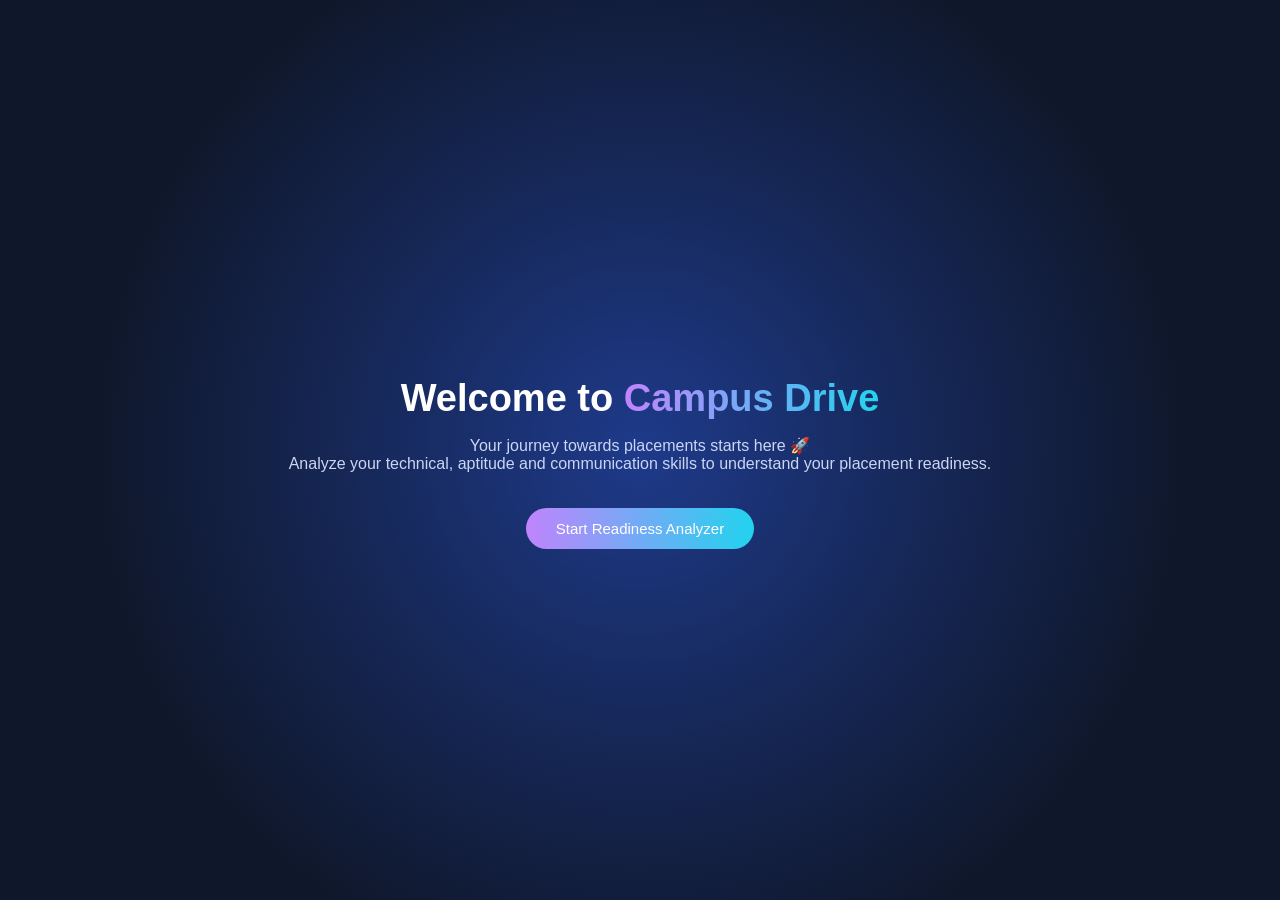
<file: frontend/welcome.html>
<!DOCTYPE html>
<html>
<head>
<title>Campus Drive</title>

<style>

body {
    margin: 0;
    font-family: 'Segoe UI', sans-serif;
    height: 100vh;
    display: flex;
    justify-content: center;
    align-items: center;
    background: radial-gradient(circle at center, #1e3a8a 0%, #0f172a 70%);
}

/* CENTER */
.container {
    text-align: center;
    color: white;
}

/* NORMAL TEXT */
h1 {
    font-size: 38px;
    margin-bottom: 15px;
    font-weight: bold;
}

/* ✨ SHINING TEXT */
.shine {
    background: linear-gradient(90deg, #c084fc, #22d3ee, #c084fc);
    background-size: 200% auto;
    color: transparent;
    background-clip: text;
    -webkit-background-clip: text;

    animation: shineMove 3s linear infinite;
}

/* SHINE ANIMATION */
@keyframes shineMove {
    0% { background-position: 0% center; }
    100% { background-position: 200% center; }
}

/* SUBTEXT */
p {
    font-size: 16px;
    color: #cbd5f5;
    margin-bottom: 35px;
}

/* BUTTON */
button {
    padding: 12px 30px;
    border: none;
    border-radius: 25px;
    font-size: 15px;
    cursor: pointer;
    color: white;
    background: linear-gradient(to right, #c084fc, #22d3ee);
    transition: 0.3s;
}

button:hover {
    transform: scale(1.08);
    box-shadow: 0 0 20px #22d3ee;
}

</style>
</head>

<body>

<div class="container">

<h1>Welcome to <span class="shine">Campus Drive</span></h1>

<p>
Your journey towards placements starts here 🚀 <br>
Analyze your technical, aptitude and communication skills to understand your placement readiness.
</p>

<button onclick="start()">Start Readiness Analyzer</button>

</div>

<script>
function start(){
    window.location.href = "login.html";
}
</script>

</body>
</html>
</file>
